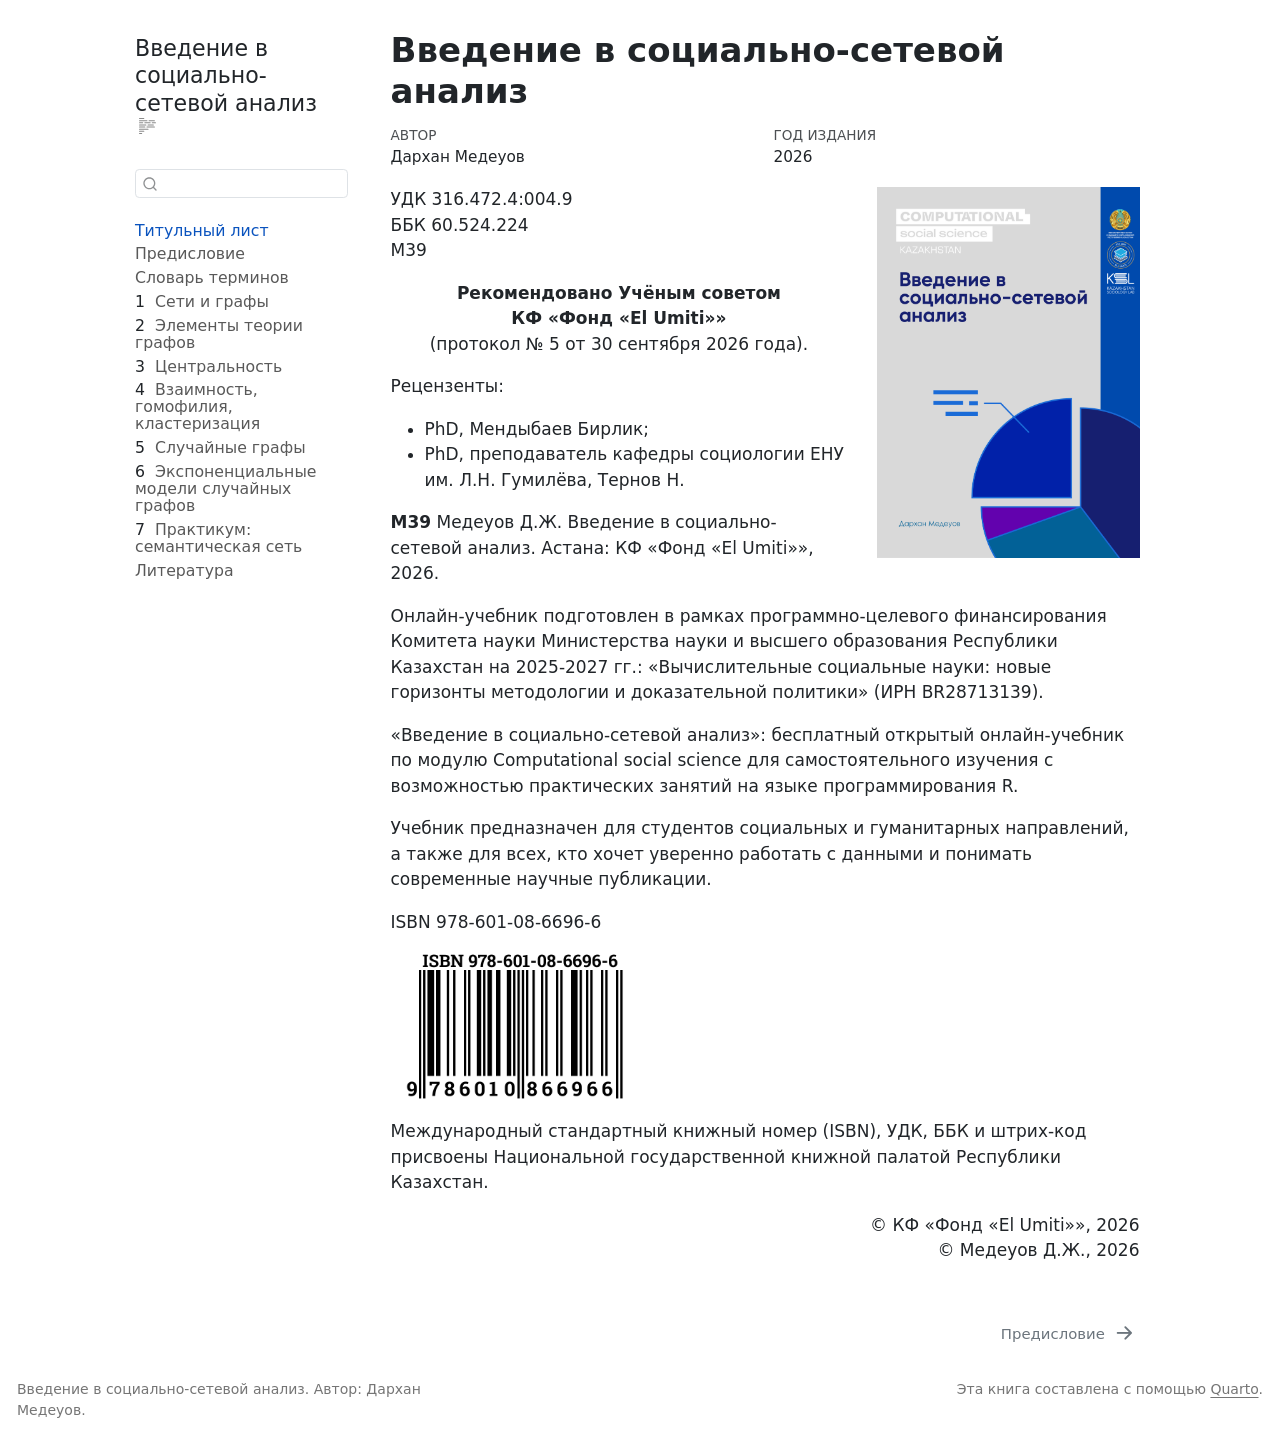
<file: index.html>
<!DOCTYPE html>
<html xmlns="http://www.w3.org/1999/xhtml" lang="ru" xml:lang="ru"><head>

<meta charset="utf-8">
<meta name="generator" content="quarto-1.10.18">

<meta name="viewport" content="width=device-width, initial-scale=1.0, user-scalable=yes">

<meta name="author" content="Дархан Медеуов">
<meta name="dcterms.date" content="2026-01-01">

<title>Введение в социально-сетевой анализ</title>
<style>
/* Default styles provided by pandoc.
** See https://pandoc.org/MANUAL.html#variables-for-html for config info.
*/
span.smallcaps{font-variant: small-caps;}
div.columns{display: flex; gap: 1.5em;}
div.column{flex: auto;}
@media screen {
div.columns{gap: min(4vw, 1.5em);}
div.column{overflow-x: auto;}
}
div.hanging-indent{margin-left: 1.5em; text-indent: -1.5em;}
ul.task-list{list-style: none;}
ul.task-list li input[type="checkbox"] {
  width: 0.8em;
  margin: 0 0.8em 0.2em -1em; /* quarto-specific, see https://github.com/quarto-dev/quarto-cli/issues/4556 */ 
  vertical-align: middle;
}
</style>


<script src="site_libs/quarto-nav/quarto-nav.js"></script>
<script src="site_libs/quarto-nav/headroom.min.js"></script>
<script src="site_libs/clipboard/clipboard.min.js"></script>
<script src="site_libs/quarto-search/autocomplete.umd.js"></script>
<script src="site_libs/quarto-search/fuse.min.js"></script>
<script src="site_libs/quarto-search/quarto-search.js"></script>
<meta name="quarto:offset" content="./">
<link href="./preface.html" rel="next">
<script src="site_libs/quarto-html/quarto.js" type="module"></script>
<script src="site_libs/quarto-html/tabsets/tabsets.js" type="module"></script>
<script src="site_libs/quarto-html/popper.min.js"></script>
<script src="site_libs/quarto-html/tippy.umd.min.js"></script>
<script src="site_libs/quarto-html/anchor.min.js"></script>
<link href="site_libs/quarto-html/tippy.css" rel="stylesheet">
<link href="site_libs/quarto-html/quarto-syntax-highlighting-64a204ab8560d761af7679ceaba22944.css" rel="stylesheet" id="quarto-text-highlighting-styles">
<script src="site_libs/bootstrap/bootstrap.min.js"></script>
<link href="site_libs/bootstrap/bootstrap-icons.css" rel="stylesheet">
<link href="site_libs/bootstrap/bootstrap-f2f553a25c8c443dad0d61a5c444ed52.min.css" rel="stylesheet" append-hash="true" id="quarto-bootstrap" data-mode="light">
<script id="quarto-search-options" type="application/json">{
  "location": "sidebar",
  "copy-button": false,
  "collapse-after": 3,
  "panel-placement": "start",
  "type": "textbox",
  "limit": 50,
  "keyboard-shortcut": [
    "f",
    "/",
    "s"
  ],
  "show-item-context": false,
  "language": {
    "search-no-results-text": "Поиск не дал результатов",
    "search-matching-documents-text": "Результаты поиска",
    "search-copy-link-title": "Скопировать ссылку",
    "search-hide-matches-text": "Скрыть дополнительные результаты",
    "search-more-match-text": "дополнительный результат в этом документе",
    "search-more-matches-text": "дополнительных результата(-ов) в этом документе",
    "search-clear-button-title": "Очистить",
    "search-text-placeholder": "",
    "search-detached-cancel-button-title": "Отменить",
    "search-submit-button-title": "Найти",
    "search-label": "Поиск"
  }
}</script>


<link rel="stylesheet" href="styles.css">
</head>

<body class="nav-sidebar floating fullcontent quarto-light">

<div id="quarto-search-results"></div>
  <header id="quarto-header" class="headroom fixed-top">
  <nav class="quarto-secondary-nav">
    <div class="container-fluid d-flex">
      <button type="button" class="quarto-btn-toggle btn" data-bs-toggle="collapse" role="button" data-bs-target=".quarto-sidebar-collapse-item" aria-controls="quarto-sidebar" aria-expanded="false" aria-label="Переключить боковую панель навигации" onclick="if (window.quartoToggleHeadroom) { window.quartoToggleHeadroom(); }">
        <i class="bi bi-layout-text-sidebar-reverse"></i>
      </button>
        <nav class="quarto-page-breadcrumbs" aria-label="breadcrumb"><ol class="breadcrumb"><li class="breadcrumb-item"><a href="./index.html">Титульный лист</a></li></ol></nav>
        <a class="flex-grow-1" role="navigation" data-bs-toggle="collapse" data-bs-target=".quarto-sidebar-collapse-item" aria-controls="quarto-sidebar" aria-expanded="false" aria-label="Переключить боковую панель навигации" onclick="if (window.quartoToggleHeadroom) { window.quartoToggleHeadroom(); }">      
        </a>
      <button type="button" class="btn quarto-search-button" aria-label="Поиск" onclick="window.quartoOpenSearch();">
        <i class="bi bi-search"></i>
      </button>
    </div>
  </nav>
</header>
<!-- content -->
<div id="quarto-content" class="quarto-container page-columns page-rows-contents page-layout-article">
<!-- sidebar -->
  <nav id="quarto-sidebar" class="sidebar collapse collapse-horizontal quarto-sidebar-collapse-item sidebar-navigation floating overflow-auto">
    <div class="pt-lg-2 mt-2 text-left sidebar-header">
    <div class="sidebar-title mb-0 py-0">
      <a href="./">Введение в социально-сетевой анализ</a> 
        <div class="sidebar-tools-main">
  <a href="" class="quarto-reader-toggle quarto-navigation-tool px-1" onclick="window.quartoToggleReader(); return false;" title="Переключить режим чтения">
  <div class="quarto-reader-toggle-btn">
  <i class="bi"></i>
  </div>
</a>
</div>
    </div>
      </div>
        <div class="mt-2 flex-shrink-0 align-items-center">
        <div class="sidebar-search">
        <div id="quarto-search" class="" title="Поиск"></div>
        </div>
        </div>
    <div class="sidebar-menu-container"> 
    <ul class="list-unstyled mt-1">
        <li class="sidebar-item">
  <div class="sidebar-item-container"> 
  <a href="./index.html" class="sidebar-item-text sidebar-link active">
 <span class="menu-text">Титульный лист</span></a>
  </div>
</li>
        <li class="sidebar-item">
  <div class="sidebar-item-container"> 
  <a href="./preface.html" class="sidebar-item-text sidebar-link">
 <span class="menu-text">Предисловие</span></a>
  </div>
</li>
        <li class="sidebar-item">
  <div class="sidebar-item-container"> 
  <a href="./glossary.html" class="sidebar-item-text sidebar-link">
 <span class="menu-text">Словарь терминов</span></a>
  </div>
</li>
        <li class="sidebar-item">
  <div class="sidebar-item-container"> 
  <a href="./01-networks.html" class="sidebar-item-text sidebar-link">
 <span class="menu-text"><span class="chapter-number">1</span>&nbsp; <span class="chapter-title">Сети и графы</span></span></a>
  </div>
</li>
        <li class="sidebar-item">
  <div class="sidebar-item-container"> 
  <a href="./02-graph-theory.html" class="sidebar-item-text sidebar-link">
 <span class="menu-text"><span class="chapter-number">2</span>&nbsp; <span class="chapter-title">Элементы теории графов</span></span></a>
  </div>
</li>
        <li class="sidebar-item">
  <div class="sidebar-item-container"> 
  <a href="./03-centrality.html" class="sidebar-item-text sidebar-link">
 <span class="menu-text"><span class="chapter-number">3</span>&nbsp; <span class="chapter-title">Центральность</span></span></a>
  </div>
</li>
        <li class="sidebar-item">
  <div class="sidebar-item-container"> 
  <a href="./04-ties-and-groups.html" class="sidebar-item-text sidebar-link">
 <span class="menu-text"><span class="chapter-number">4</span>&nbsp; <span class="chapter-title">Взаимность, гомофилия, кластеризация</span></span></a>
  </div>
</li>
        <li class="sidebar-item">
  <div class="sidebar-item-container"> 
  <a href="./05-random-graphs.html" class="sidebar-item-text sidebar-link">
 <span class="menu-text"><span class="chapter-number">5</span>&nbsp; <span class="chapter-title">Случайные графы</span></span></a>
  </div>
</li>
        <li class="sidebar-item">
  <div class="sidebar-item-container"> 
  <a href="./06-ergm.html" class="sidebar-item-text sidebar-link">
 <span class="menu-text"><span class="chapter-number">6</span>&nbsp; <span class="chapter-title">Экспоненциальные модели случайных графов</span></span></a>
  </div>
</li>
        <li class="sidebar-item">
  <div class="sidebar-item-container"> 
  <a href="./07-semantic-networks.html" class="sidebar-item-text sidebar-link">
 <span class="menu-text"><span class="chapter-number">7</span>&nbsp; <span class="chapter-title">Практикум: семантическая сеть</span></span></a>
  </div>
</li>
        <li class="sidebar-item">
  <div class="sidebar-item-container"> 
  <a href="./references.html" class="sidebar-item-text sidebar-link">
 <span class="menu-text">Литература</span></a>
  </div>
</li>
    </ul>
    </div>
</nav>
<div id="quarto-sidebar-glass" class="quarto-sidebar-collapse-item" data-bs-toggle="collapse" data-bs-target=".quarto-sidebar-collapse-item"></div>
<!-- margin-sidebar -->
    
<!-- main -->
<main class="content" id="quarto-document-content">

<header id="title-block-header" class="quarto-title-block default">
<div class="quarto-title">
<h1 class="title">Введение в социально-сетевой анализ</h1>
</div>



<div class="quarto-title-meta">

    <div>
    <div class="quarto-title-meta-heading">Автор</div>
    <div class="quarto-title-meta-contents">
             <p>Дархан Медеуов </p>
          </div>
  </div>
    
    <div>
    <div class="quarto-title-meta-heading">Год издания</div>
    <div class="quarto-title-meta-contents">
      <p class="date">2026</p>
    </div>
  </div>
  
    
  </div>
  


</header>



<!-- Первая страница книги: титульный лист. Здесь только то, что есть
     в титульном листе редакции (source/Учебник SNA титулка.docx), в том же
     порядке. Название, автор, дата и обложка выводятся из _quarto.yml
     и _quarto-ru.yml. Всё остальное вынесено в предисловие (preface.qmd).
     Тире из библиографической записи и аннотации убраны (правило 1 CLAUDE.md).
     Выравнивание блоков (по центру, по правому краю) задано в styles.css.
     ISBN, УДК, ББК, авторский знак и штрих-код присвоены Национальной
     государственной книжной палатой (source/isbn_рус.pdf). Они заменили
     черновые УДК 316(075.8), ББК 60.5я73 и М42 из титульного листа редакции.
     Штрих-код извлечён из того же файла в images/isbn_barcode_ru.png. -->
<!-- Служебный заголовок. Он нужен Quarto: без заголовка с классом unnumbered
     титульный лист получает номер главы 1. Тогда нумерация глав сдвигается.
     В HTML заголовок скрыт от глаз (styles.css, .titul-page). -->
<section id="титульный-лист" class="level2 unnumbered titul-page">
<h2 class="unnumbered titul-page anchored" data-anchor-id="титульный-лист">Титульный лист</h2><p><img src="images/cover_ru.png" title="Введение в социально-сетевой анализ" class="quarto-cover-image nolightbox img-fluid" alt="Обложка учебника «Введение в социально-сетевой анализ»"></p>
<p>УДК 316.472.4:004.9<br>
ББК 60.524.224<br>
М39</p>
<div class="titul-center">
<p><strong>Рекомендовано Учёным советом<br>
КФ «Фонд «El Umiti»»</strong><br>
(протокол № 5 от 30 сентября 2026 года).</p>
</div>
<p>Рецензенты:</p>
<ul>
<li>PhD, Мендыбаев Бирлик;</li>
<li>PhD, преподаватель кафедры социологии ЕНУ им. Л.Н. Гумилёва, Тернов Н.</li>
</ul>
<p><strong>М39</strong> Медеуов Д.Ж. Введение в социально-сетевой анализ. Астана: КФ «Фонд «El Umiti»», 2026.</p>
<p>Онлайн-учебник подготовлен в рамках программно-целевого финансирования Комитета науки Министерства науки и высшего образования Республики Казахстан на 2025-2027 гг.: «Вычислительные социальные науки: новые горизонты методологии и доказательной политики» (ИРН BR28713139).</p>
<p>«Введение в социально-сетевой анализ»: бесплатный открытый онлайн-учебник по модулю Computational social science для самостоятельного изучения с возможностью практических занятий на языке программирования R.</p>
<p>Учебник предназначен для студентов социальных и гуманитарных направлений, а также для всех, кто хочет уверенно работать с данными и понимать современные научные публикации.</p>
<p>ISBN 978-601-08-6696-6</p>
<p><img src="images/isbn_barcode_ru.png" class="img-fluid" alt="Штрих-код ISBN 978-601-08-6696-6" width="240"></p>
<p>Международный стандартный книжный номер (ISBN), УДК, ББК и штрих-код присвоены Национальной государственной книжной палатой Республики Казахстан.</p>
<div class="titul-right">
<p>© КФ «Фонд «El Umiti»», 2026<br>
© Медеуов Д.Ж., 2026</p>
</div>


</section>

</main> <!-- /main -->
<script id="quarto-html-after-body" type="application/javascript">
  window.document.addEventListener("DOMContentLoaded", function (event) {
    const icon = "";
    const anchorJS = new window.AnchorJS();
    anchorJS.options = {
      placement: 'right',
      icon: icon
    };
    anchorJS.add('.anchored');
    const isCodeAnnotation = (el) => {
      for (const clz of el.classList) {
        if (clz.startsWith('code-annotation-')) {                     
          return true;
        }
      }
      return false;
    }
    const onCopySuccess = function(e) {
      // button target
      const button = e.trigger;
      // don't keep focus
      button.blur();
      // flash "checked"
      button.classList.add('code-copy-button-checked');
      var currentTitle = button.getAttribute("title");
      button.setAttribute("title", "Скопировано");
      let tooltip;
      if (window.bootstrap) {
        button.setAttribute("data-bs-toggle", "tooltip");
        button.setAttribute("data-bs-placement", "left");
        button.setAttribute("data-bs-title", "Скопировано");
        tooltip = new bootstrap.Tooltip(button, 
          { trigger: "manual", 
            customClass: "code-copy-button-tooltip",
            offset: [0, -8]});
        tooltip.show();    
      }
      setTimeout(function() {
        if (tooltip) {
          tooltip.hide();
          button.removeAttribute("data-bs-title");
          button.removeAttribute("data-bs-toggle");
          button.removeAttribute("data-bs-placement");
        }
        button.setAttribute("title", currentTitle);
        button.classList.remove('code-copy-button-checked');
      }, 1000);
      // clear code selection
      e.clearSelection();
    }
    const getTextToCopy = function(trigger) {
      const outerScaffold = trigger.parentElement.cloneNode(true);
      const codeEl = outerScaffold.querySelector('code');
      for (const childEl of codeEl.children) {
        if (isCodeAnnotation(childEl)) {
          childEl.remove();
        }
      }
      return codeEl.innerText;
    }
    const clipboard = new window.ClipboardJS('.code-copy-button:not([data-in-quarto-modal])', {
      text: getTextToCopy
    });
    clipboard.on('success', onCopySuccess);
    if (window.document.getElementById('quarto-embedded-source-code-modal')) {
      const clipboardModal = new window.ClipboardJS('.code-copy-button[data-in-quarto-modal]', {
        text: getTextToCopy,
        container: window.document.getElementById('quarto-embedded-source-code-modal')
      });
      clipboardModal.on('success', onCopySuccess);
    }
      var localhostRegex = new RegExp(/^(?:http|https):\/\/localhost\:?[0-9]*\//);
      var mailtoRegex = new RegExp(/^mailto:/);
        var filterRegex = new RegExp('/' + window.location.host + '/');
      var isInternal = (href) => {
          return filterRegex.test(href) || localhostRegex.test(href) || mailtoRegex.test(href);
      }
      // Inspect non-navigation links and adorn them if external
     var links = window.document.querySelectorAll('a[href]:not(.nav-link):not(.navbar-brand):not(.toc-action):not(.sidebar-link):not(.sidebar-item-toggle):not(.pagination-link):not(.no-external):not([aria-hidden]):not(.dropdown-item):not(.quarto-navigation-tool):not(.about-link)');
      for (var i=0; i<links.length; i++) {
        const link = links[i];
        if (!isInternal(link.href)) {
          // undo the damage that might have been done by quarto-nav.js in the case of
          // links that we want to consider external
          if (link.dataset.originalHref !== undefined) {
            link.href = link.dataset.originalHref;
          }
        }
      }
    function tippyHover(el, contentFn, onTriggerFn, onUntriggerFn) {
      const config = {
        allowHTML: true,
        maxWidth: 500,
        delay: 100,
        arrow: false,
        appendTo: function(el) {
            return el.parentElement;
        },
        interactive: true,
        interactiveBorder: 10,
        theme: 'quarto',
        placement: 'bottom-start',
      };
      if (contentFn) {
        config.content = contentFn;
      }
      if (onTriggerFn) {
        config.onTrigger = onTriggerFn;
      }
      if (onUntriggerFn) {
        config.onUntrigger = onUntriggerFn;
      }
      window.tippy(el, config); 
    }
        let selectedAnnoteEl;
        const selectorForAnnotation = ( cell, annotation) => {
          let cellAttr = 'data-code-cell="' + cell + '"';
          let lineAttr = 'data-code-annotation="' +  annotation + '"';
          const selector = 'span[' + cellAttr + '][' + lineAttr + ']';
          return selector;
        }
        const selectCodeLines = (annoteEl) => {
          const doc = window.document;
          const targetCell = annoteEl.getAttribute("data-target-cell");
          const targetAnnotation = annoteEl.getAttribute("data-target-annotation");
          const annoteSpan = window.document.querySelector(selectorForAnnotation(targetCell, targetAnnotation));
          const lines = annoteSpan.getAttribute("data-code-lines").split(",");
          const lineIds = lines.map((line) => {
            return targetCell + "-" + line;
          })
          let top = null;
          let height = null;
          let parent = null;
          if (lineIds.length > 0) {
              //compute the position of the single el (top and bottom and make a div)
              const el = window.document.getElementById(lineIds[0]);
              top = el.offsetTop;
              height = el.offsetHeight;
              parent = el.parentElement.parentElement;
            if (lineIds.length > 1) {
              const lastEl = window.document.getElementById(lineIds[lineIds.length - 1]);
              const bottom = lastEl.offsetTop + lastEl.offsetHeight;
              height = bottom - top;
            }
            if (top !== null && height !== null && parent !== null) {
              // cook up a div (if necessary) and position it 
              let div = window.document.getElementById("code-annotation-line-highlight");
              if (div === null) {
                div = window.document.createElement("div");
                div.setAttribute("id", "code-annotation-line-highlight");
                div.style.position = 'absolute';
                parent.appendChild(div);
              }
              div.style.top = top - 2 + "px";
              div.style.height = height + 4 + "px";
              div.style.left = 0;
              let gutterDiv = window.document.getElementById("code-annotation-line-highlight-gutter");
              if (gutterDiv === null) {
                gutterDiv = window.document.createElement("div");
                gutterDiv.setAttribute("id", "code-annotation-line-highlight-gutter");
                gutterDiv.style.position = 'absolute';
                const codeCell = window.document.getElementById(targetCell);
                const gutter = codeCell.querySelector('.code-annotation-gutter');
                gutter.appendChild(gutterDiv);
              }
              gutterDiv.style.top = top - 2 + "px";
              gutterDiv.style.height = height + 4 + "px";
            }
            selectedAnnoteEl = annoteEl;
          }
        };
        const unselectCodeLines = () => {
          const elementsIds = ["code-annotation-line-highlight", "code-annotation-line-highlight-gutter"];
          elementsIds.forEach((elId) => {
            const div = window.document.getElementById(elId);
            if (div) {
              div.remove();
            }
          });
          selectedAnnoteEl = undefined;
        };
          // Handle positioning of the toggle
      window.addEventListener(
        "resize",
        throttle(() => {
          elRect = undefined;
          if (selectedAnnoteEl) {
            selectCodeLines(selectedAnnoteEl);
          }
        }, 10)
      );
      function throttle(fn, ms) {
      let throttle = false;
      let timer;
        return (...args) => {
          if(!throttle) { // first call gets through
              fn.apply(this, args);
              throttle = true;
          } else { // all the others get throttled
              if(timer) clearTimeout(timer); // cancel #2
              timer = setTimeout(() => {
                fn.apply(this, args);
                timer = throttle = false;
              }, ms);
          }
        };
      }
        // Attach click handler to the DT
        const annoteDls = window.document.querySelectorAll('dt[data-target-cell]');
        for (const annoteDlNode of annoteDls) {
          annoteDlNode.addEventListener('click', (event) => {
            const clickedEl = event.target;
            if (clickedEl !== selectedAnnoteEl) {
              unselectCodeLines();
              const activeEl = window.document.querySelector('dt[data-target-cell].code-annotation-active');
              if (activeEl) {
                activeEl.classList.remove('code-annotation-active');
              }
              selectCodeLines(clickedEl);
              clickedEl.classList.add('code-annotation-active');
            } else {
              // Unselect the line
              unselectCodeLines();
              clickedEl.classList.remove('code-annotation-active');
            }
          });
        }
  });
  </script>
<nav class="page-navigation">
  <div class="nav-page nav-page-previous">
  </div>
  <div class="nav-page nav-page-next">
      <a href="./preface.html" class="pagination-link" aria-label="Предисловие">
        <span class="nav-page-text">Предисловие</span> <i class="bi bi-arrow-right-short"></i>
      </a>
  </div>
</nav>
</div> <!-- /content -->
<footer class="footer">
  <div class="nav-footer">
    <div class="nav-footer-left">
<p>Введение в социально-сетевой анализ. Автор: Дархан Медеуов.</p>
</div>   
    <div class="nav-footer-center">
      &nbsp;
    </div>
    <div class="nav-footer-right">
<p>Эта книга составлена с помощью <a href="https://quarto.org/">Quarto</a>.</p>
</div>
  </div>
</footer>




</body></html>
</file>
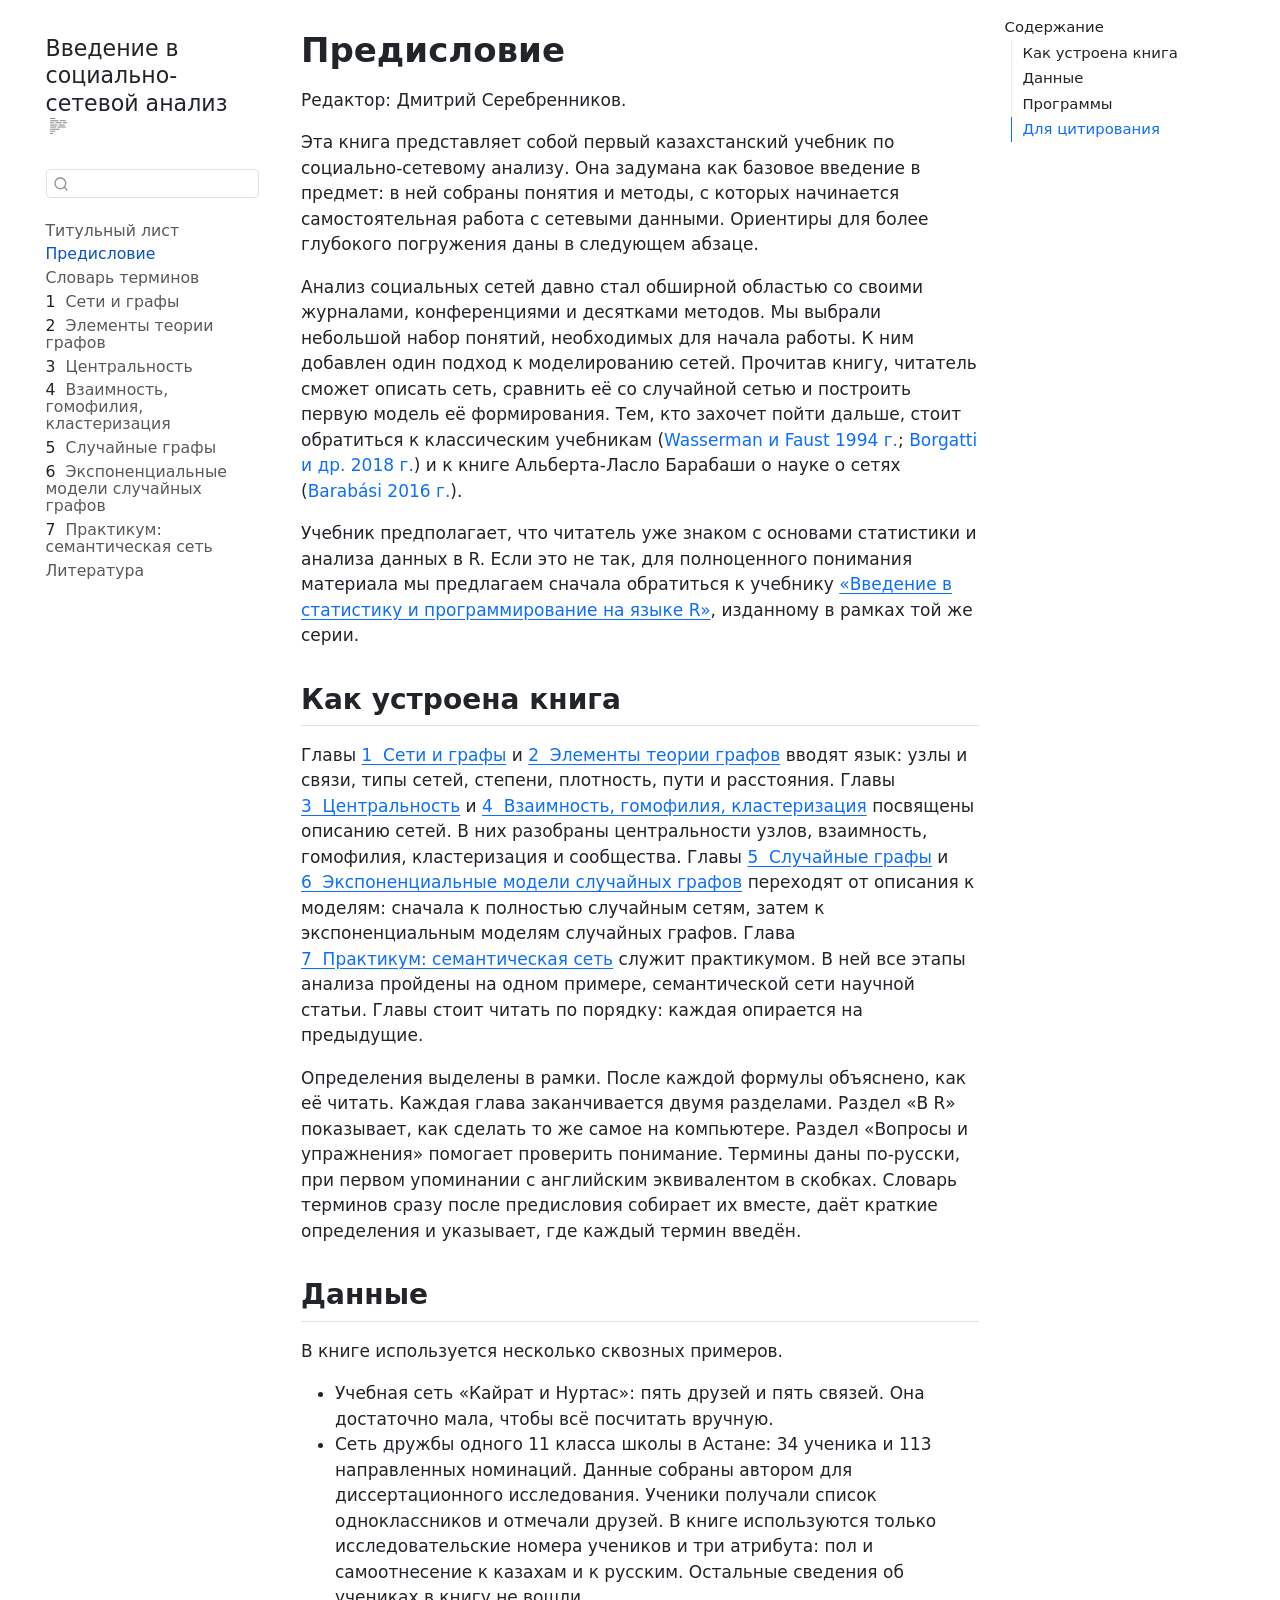
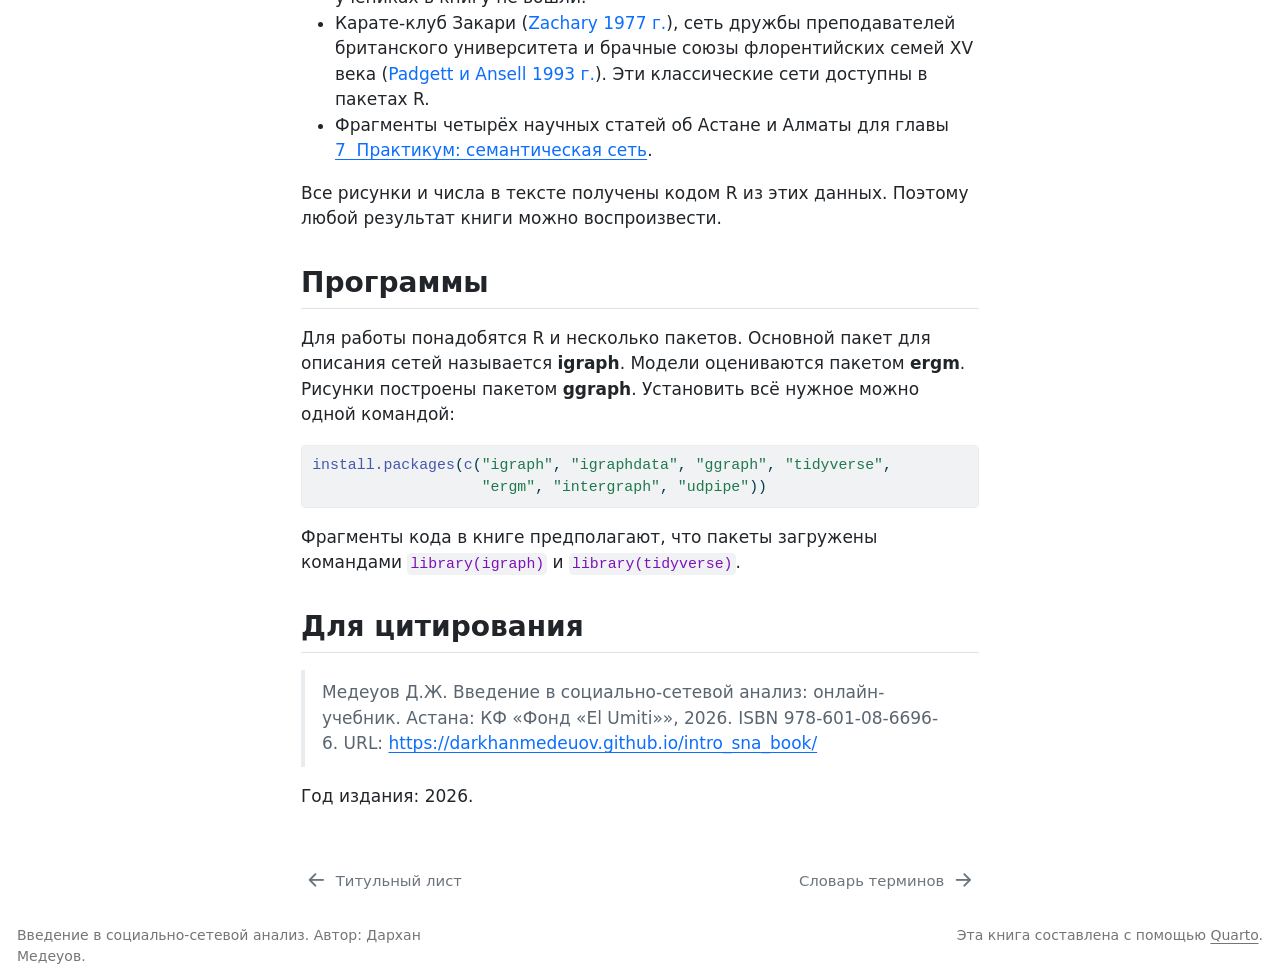
<file: preface.html>
<!DOCTYPE html>
<html xmlns="http://www.w3.org/1999/xhtml" lang="ru" xml:lang="ru"><head>

<meta charset="utf-8">
<meta name="generator" content="quarto-1.10.18">

<meta name="viewport" content="width=device-width, initial-scale=1.0, user-scalable=yes">


<title>Предисловие: Введение в социально-сетевой анализ</title>
<style>
/* Default styles provided by pandoc.
** See https://pandoc.org/MANUAL.html#variables-for-html for config info.
*/
span.smallcaps{font-variant: small-caps;}
div.columns{display: flex; gap: 1.5em;}
div.column{flex: auto;}
@media screen {
div.columns{gap: min(4vw, 1.5em);}
div.column{overflow-x: auto;}
}
div.hanging-indent{margin-left: 1.5em; text-indent: -1.5em;}
ul.task-list{list-style: none;}
ul.task-list li input[type="checkbox"] {
  width: 0.8em;
  margin: 0 0.8em 0.2em -1em; /* quarto-specific, see https://github.com/quarto-dev/quarto-cli/issues/4556 */ 
  vertical-align: middle;
}
/* CSS for syntax highlighting */
html { -webkit-text-size-adjust: 100%; }
pre > code.sourceCode { white-space: pre; position: relative; }
pre > code.sourceCode > span { display: inline-block; line-height: 1.25; }
pre > code.sourceCode > span:empty { height: 1.2em; }
.sourceCode { overflow: visible; }
code.sourceCode > span { color: inherit; text-decoration: inherit; }
div.sourceCode { margin: 1em 0; }
pre.sourceCode { margin: 0; }
@media screen {
div.sourceCode { overflow: auto; }
}
@media print {
pre > code.sourceCode { white-space: pre-wrap; }
pre > code.sourceCode > span { text-indent: -5em; padding-left: 5em; }
}
pre.numberSource code
  { counter-reset: source-line 0; }
pre.numberSource code > span
  { position: relative; left: -4em; counter-increment: source-line; }
pre.numberSource code > span > a:first-child::before
  { content: counter(source-line);
    position: relative; left: -1em; text-align: right; vertical-align: baseline;
    border: none; display: inline-block;
    -webkit-touch-callout: none; -webkit-user-select: none;
    -khtml-user-select: none; -moz-user-select: none;
    -ms-user-select: none; user-select: none;
    padding: 0 4px; width: 4em;
  }
pre.numberSource { margin-left: 3em;  padding-left: 4px; }
div.sourceCode
  {   }
@media screen {
pre > code.sourceCode > span > a:first-child::before { text-decoration: underline; }
}
/* CSS for citations */
div.csl-bib-body { }
div.csl-entry {
  clear: both;
}
.hanging-indent div.csl-entry {
  margin-left:2em;
  text-indent:-2em;
}
div.csl-left-margin {
  min-width:2em;
  float:left;
}
div.csl-right-inline {
  margin-left:2em;
  padding-left:1em;
}
div.csl-indent {
  margin-left: 2em;
}</style>


<script src="site_libs/quarto-nav/quarto-nav.js"></script>
<script src="site_libs/quarto-nav/headroom.min.js"></script>
<script src="site_libs/clipboard/clipboard.min.js"></script>
<script src="site_libs/quarto-search/autocomplete.umd.js"></script>
<script src="site_libs/quarto-search/fuse.min.js"></script>
<script src="site_libs/quarto-search/quarto-search.js"></script>
<meta name="quarto:offset" content="./">
<link href="./glossary.html" rel="next">
<link href="./index.html" rel="prev">
<script src="site_libs/quarto-html/quarto.js" type="module"></script>
<script src="site_libs/quarto-html/tabsets/tabsets.js" type="module"></script>
<script src="site_libs/quarto-html/popper.min.js"></script>
<script src="site_libs/quarto-html/tippy.umd.min.js"></script>
<script src="site_libs/quarto-html/anchor.min.js"></script>
<link href="site_libs/quarto-html/tippy.css" rel="stylesheet">
<link href="site_libs/quarto-html/quarto-syntax-highlighting-64a204ab8560d761af7679ceaba22944.css" rel="stylesheet" id="quarto-text-highlighting-styles">
<script src="site_libs/bootstrap/bootstrap.min.js"></script>
<link href="site_libs/bootstrap/bootstrap-icons.css" rel="stylesheet">
<link href="site_libs/bootstrap/bootstrap-f2f553a25c8c443dad0d61a5c444ed52.min.css" rel="stylesheet" append-hash="true" id="quarto-bootstrap" data-mode="light">
<script id="quarto-search-options" type="application/json">{
  "location": "sidebar",
  "copy-button": false,
  "collapse-after": 3,
  "panel-placement": "start",
  "type": "textbox",
  "limit": 50,
  "keyboard-shortcut": [
    "f",
    "/",
    "s"
  ],
  "show-item-context": false,
  "language": {
    "search-no-results-text": "Поиск не дал результатов",
    "search-matching-documents-text": "Результаты поиска",
    "search-copy-link-title": "Скопировать ссылку",
    "search-hide-matches-text": "Скрыть дополнительные результаты",
    "search-more-match-text": "дополнительный результат в этом документе",
    "search-more-matches-text": "дополнительных результата(-ов) в этом документе",
    "search-clear-button-title": "Очистить",
    "search-text-placeholder": "",
    "search-detached-cancel-button-title": "Отменить",
    "search-submit-button-title": "Найти",
    "search-label": "Поиск"
  }
}</script>


<link rel="stylesheet" href="styles.css">
</head>

<body class="nav-sidebar floating quarto-light">

<div id="quarto-search-results"></div>
  <header id="quarto-header" class="headroom fixed-top">
  <nav class="quarto-secondary-nav">
    <div class="container-fluid d-flex">
      <button type="button" class="quarto-btn-toggle btn" data-bs-toggle="collapse" role="button" data-bs-target=".quarto-sidebar-collapse-item" aria-controls="quarto-sidebar" aria-expanded="false" aria-label="Переключить боковую панель навигации" onclick="if (window.quartoToggleHeadroom) { window.quartoToggleHeadroom(); }">
        <i class="bi bi-layout-text-sidebar-reverse"></i>
      </button>
        <nav class="quarto-page-breadcrumbs" aria-label="breadcrumb"><ol class="breadcrumb"><li class="breadcrumb-item"><a href="./preface.html">Предисловие</a></li></ol></nav>
        <a class="flex-grow-1" role="navigation" data-bs-toggle="collapse" data-bs-target=".quarto-sidebar-collapse-item" aria-controls="quarto-sidebar" aria-expanded="false" aria-label="Переключить боковую панель навигации" onclick="if (window.quartoToggleHeadroom) { window.quartoToggleHeadroom(); }">      
        </a>
      <button type="button" class="btn quarto-search-button" aria-label="Поиск" onclick="window.quartoOpenSearch();">
        <i class="bi bi-search"></i>
      </button>
    </div>
  </nav>
</header>
<!-- content -->
<div id="quarto-content" class="quarto-container page-columns page-rows-contents page-layout-article">
<!-- sidebar -->
  <nav id="quarto-sidebar" class="sidebar collapse collapse-horizontal quarto-sidebar-collapse-item sidebar-navigation floating overflow-auto">
    <div class="pt-lg-2 mt-2 text-left sidebar-header">
    <div class="sidebar-title mb-0 py-0">
      <a href="./">Введение в социально-сетевой анализ</a> 
        <div class="sidebar-tools-main">
  <a href="" class="quarto-reader-toggle quarto-navigation-tool px-1" onclick="window.quartoToggleReader(); return false;" title="Переключить режим чтения">
  <div class="quarto-reader-toggle-btn">
  <i class="bi"></i>
  </div>
</a>
</div>
    </div>
      </div>
        <div class="mt-2 flex-shrink-0 align-items-center">
        <div class="sidebar-search">
        <div id="quarto-search" class="" title="Поиск"></div>
        </div>
        </div>
    <div class="sidebar-menu-container"> 
    <ul class="list-unstyled mt-1">
        <li class="sidebar-item">
  <div class="sidebar-item-container"> 
  <a href="./index.html" class="sidebar-item-text sidebar-link">
 <span class="menu-text">Титульный лист</span></a>
  </div>
</li>
        <li class="sidebar-item">
  <div class="sidebar-item-container"> 
  <a href="./preface.html" class="sidebar-item-text sidebar-link active">
 <span class="menu-text">Предисловие</span></a>
  </div>
</li>
        <li class="sidebar-item">
  <div class="sidebar-item-container"> 
  <a href="./glossary.html" class="sidebar-item-text sidebar-link">
 <span class="menu-text">Словарь терминов</span></a>
  </div>
</li>
        <li class="sidebar-item">
  <div class="sidebar-item-container"> 
  <a href="./01-networks.html" class="sidebar-item-text sidebar-link">
 <span class="menu-text"><span class="chapter-number">1</span>&nbsp; <span class="chapter-title">Сети и графы</span></span></a>
  </div>
</li>
        <li class="sidebar-item">
  <div class="sidebar-item-container"> 
  <a href="./02-graph-theory.html" class="sidebar-item-text sidebar-link">
 <span class="menu-text"><span class="chapter-number">2</span>&nbsp; <span class="chapter-title">Элементы теории графов</span></span></a>
  </div>
</li>
        <li class="sidebar-item">
  <div class="sidebar-item-container"> 
  <a href="./03-centrality.html" class="sidebar-item-text sidebar-link">
 <span class="menu-text"><span class="chapter-number">3</span>&nbsp; <span class="chapter-title">Центральность</span></span></a>
  </div>
</li>
        <li class="sidebar-item">
  <div class="sidebar-item-container"> 
  <a href="./04-ties-and-groups.html" class="sidebar-item-text sidebar-link">
 <span class="menu-text"><span class="chapter-number">4</span>&nbsp; <span class="chapter-title">Взаимность, гомофилия, кластеризация</span></span></a>
  </div>
</li>
        <li class="sidebar-item">
  <div class="sidebar-item-container"> 
  <a href="./05-random-graphs.html" class="sidebar-item-text sidebar-link">
 <span class="menu-text"><span class="chapter-number">5</span>&nbsp; <span class="chapter-title">Случайные графы</span></span></a>
  </div>
</li>
        <li class="sidebar-item">
  <div class="sidebar-item-container"> 
  <a href="./06-ergm.html" class="sidebar-item-text sidebar-link">
 <span class="menu-text"><span class="chapter-number">6</span>&nbsp; <span class="chapter-title">Экспоненциальные модели случайных графов</span></span></a>
  </div>
</li>
        <li class="sidebar-item">
  <div class="sidebar-item-container"> 
  <a href="./07-semantic-networks.html" class="sidebar-item-text sidebar-link">
 <span class="menu-text"><span class="chapter-number">7</span>&nbsp; <span class="chapter-title">Практикум: семантическая сеть</span></span></a>
  </div>
</li>
        <li class="sidebar-item">
  <div class="sidebar-item-container"> 
  <a href="./references.html" class="sidebar-item-text sidebar-link">
 <span class="menu-text">Литература</span></a>
  </div>
</li>
    </ul>
    </div>
</nav>
<div id="quarto-sidebar-glass" class="quarto-sidebar-collapse-item" data-bs-toggle="collapse" data-bs-target=".quarto-sidebar-collapse-item"></div>
<!-- margin-sidebar -->
    <div id="quarto-margin-sidebar" class="sidebar margin-sidebar">
        <nav id="TOC" role="doc-toc" class="toc-active">
    <h2 id="toc-title">Содержание</h2>
   
  <ul class="collapse">
  <li><a href="#как-устроена-книга" id="toc-как-устроена-книга" class="nav-link active" data-scroll-target="#как-устроена-книга">Как устроена книга</a></li>
  <li><a href="#данные" id="toc-данные" class="nav-link" data-scroll-target="#данные">Данные</a></li>
  <li><a href="#программы" id="toc-программы" class="nav-link" data-scroll-target="#программы">Программы</a></li>
  <li><a href="#для-цитирования" id="toc-для-цитирования" class="nav-link" data-scroll-target="#для-цитирования">Для цитирования</a></li>
  </ul>
</nav>
    </div>
<!-- main -->
<main class="content" id="quarto-document-content">

<header id="title-block-header" class="quarto-title-block default">
<div class="quarto-title">
<h1 class="title">Предисловие</h1>
</div>



<div class="quarto-title-meta">

    
  
    
  </div>
  


</header>


<p>Редактор: Дмитрий Серебренников.</p>
<p>Эта книга представляет собой первый казахстанский учебник по социально-сетевому анализу. Она задумана как базовое введение в предмет: в ней собраны понятия и методы, с которых начинается самостоятельная работа с сетевыми данными. Ориентиры для более глубокого погружения даны в следующем абзаце.</p>
<p>Анализ социальных сетей давно стал обширной областью со своими журналами, конференциями и десятками методов. Мы выбрали небольшой набор понятий, необходимых для начала работы. К ним добавлен один подход к моделированию сетей. Прочитав книгу, читатель сможет описать сеть, сравнить её со случайной сетью и построить первую модель её формирования. Тем, кто захочет пойти дальше, стоит обратиться к классическим учебникам <span class="citation" data-cites="wasserman1994 borgatti2018">(<a href="references.html#ref-wasserman1994" role="doc-biblioref">Wasserman и Faust 1994 г.</a>; <a href="references.html#ref-borgatti2018" role="doc-biblioref">Borgatti и др. 2018 г.</a>)</span> и к книге Альберта-Ласло Барабаши о науке о сетях <span class="citation" data-cites="barabasi2016">(<a href="references.html#ref-barabasi2016" role="doc-biblioref">Barabási 2016 г.</a>)</span>.</p>
<p>Учебник предполагает, что читатель уже знаком с основами статистики и анализа данных в R. Если это не так, для полноценного понимания материала мы предлагаем сначала обратиться к учебнику <a href="https://darkhanmedeuov.github.io/intro_statistics_book/">«Введение в статистику и программирование на языке R»</a>, изданному в рамках той же серии.</p>
<section id="как-устроена-книга" class="level2 unnumbered">
<h2 class="unnumbered anchored" data-anchor-id="как-устроена-книга">Как устроена книга</h2>
<p>Главы <a href="01-networks.html" class="quarto-xref"><span>1&nbsp; Сети и графы</span></a> и <a href="02-graph-theory.html" class="quarto-xref"><span>2&nbsp; Элементы теории графов</span></a> вводят язык: узлы и связи, типы сетей, степени, плотность, пути и расстояния. Главы <a href="03-centrality.html" class="quarto-xref"><span>3&nbsp; Центральность</span></a> и <a href="04-ties-and-groups.html" class="quarto-xref"><span>4&nbsp; Взаимность, гомофилия, кластеризация</span></a> посвящены описанию сетей. В них разобраны центральности узлов, взаимность, гомофилия, кластеризация и сообщества. Главы <a href="05-random-graphs.html" class="quarto-xref"><span>5&nbsp; Случайные графы</span></a> и <a href="06-ergm.html" class="quarto-xref"><span>6&nbsp; Экспоненциальные модели случайных графов</span></a> переходят от описания к моделям: сначала к полностью случайным сетям, затем к экспоненциальным моделям случайных графов. Глава <a href="07-semantic-networks.html" class="quarto-xref"><span>7&nbsp; Практикум: семантическая сеть</span></a> служит практикумом. В ней все этапы анализа пройдены на одном примере, семантической сети научной статьи. Главы стоит читать по порядку: каждая опирается на предыдущие.</p>
<p>Определения выделены в рамки. После каждой формулы объяснено, как её читать. Каждая глава заканчивается двумя разделами. Раздел «В R» показывает, как сделать то же самое на компьютере. Раздел «Вопросы и упражнения» помогает проверить понимание. Термины даны по-русски, при первом упоминании с английским эквивалентом в скобках. Словарь терминов сразу после предисловия собирает их вместе, даёт краткие определения и указывает, где каждый термин введён.</p>
</section>
<section id="данные" class="level2 unnumbered">
<h2 class="unnumbered anchored" data-anchor-id="данные">Данные</h2>
<p>В книге используется несколько сквозных примеров.</p>
<ul>
<li>Учебная сеть «Кайрат и Нуртас»: пять друзей и пять связей. Она достаточно мала, чтобы всё посчитать вручную.</li>
<li>Сеть дружбы одного 11 класса школы в Астане: 34 ученика и 113 направленных номинаций. Данные собраны автором для диссертационного исследования. Ученики получали список одноклассников и отмечали друзей. В книге используются только исследовательские номера учеников и три атрибута: пол и самоотнесение к казахам и к русским. Остальные сведения об учениках в книгу не вошли.</li>
<li>Карате-клуб Закари <span class="citation" data-cites="zachary1977">(<a href="references.html#ref-zachary1977" role="doc-biblioref">Zachary 1977 г.</a>)</span>, сеть дружбы преподавателей британского университета и брачные союзы флорентийских семей XV века <span class="citation" data-cites="padgett1993">(<a href="references.html#ref-padgett1993" role="doc-biblioref">Padgett и Ansell 1993 г.</a>)</span>. Эти классические сети доступны в пакетах R.</li>
<li>Фрагменты четырёх научных статей об Астане и Алматы для главы <a href="07-semantic-networks.html" class="quarto-xref"><span>7&nbsp; Практикум: семантическая сеть</span></a>.</li>
</ul>
<p>Все рисунки и числа в тексте получены кодом R из этих данных. Поэтому любой результат книги можно воспроизвести.</p>
</section>
<section id="программы" class="level2 unnumbered">
<h2 class="unnumbered anchored" data-anchor-id="программы">Программы</h2>
<p>Для работы понадобятся R и несколько пакетов. Основной пакет для описания сетей называется <strong>igraph</strong>. Модели оцениваются пакетом <strong>ergm</strong>. Рисунки построены пакетом <strong>ggraph</strong>. Установить всё нужное можно одной командой:</p>
<div class="cell" data-layout-align="center">
<div class="code-copy-outer-scaffold"><div class="sourceCode cell-code" id="cb1"><pre class="sourceCode r code-with-copy"><code class="sourceCode r"><span id="cb1-1"><a href="#cb1-1" aria-hidden="true" tabindex="-1"></a><span class="fu">install.packages</span>(<span class="fu">c</span>(<span class="st">"igraph"</span>, <span class="st">"igraphdata"</span>, <span class="st">"ggraph"</span>, <span class="st">"tidyverse"</span>,</span>
<span id="cb1-2"><a href="#cb1-2" aria-hidden="true" tabindex="-1"></a>                   <span class="st">"ergm"</span>, <span class="st">"intergraph"</span>, <span class="st">"udpipe"</span>))</span></code></pre></div><button title="Скопировать текст" class="code-copy-button"><i class="bi"></i></button></div>
</div>
<p>Фрагменты кода в книге предполагают, что пакеты загружены командами <code>library(igraph)</code> и <code>library(tidyverse)</code>.</p>
</section>
<section id="для-цитирования" class="level2 unnumbered">
<h2 class="unnumbered anchored" data-anchor-id="для-цитирования">Для цитирования</h2>
<blockquote class="blockquote">
<p>Медеуов Д.Ж. Введение в социально-сетевой анализ: онлайн-учебник. Астана: КФ «Фонд «El Umiti»», 2026. ISBN 978-601-08-6696-6. URL: <a href="https://darkhanmedeuov.github.io/intro_sna_book/" class="uri">https://darkhanmedeuov.github.io/intro_sna_book/</a></p>
</blockquote>
<p>Год издания: 2026.</p>


<div id="refs" class="references csl-bib-body hanging-indent" role="list" style="display: none">
<div id="ref-barabasi2016" class="csl-entry" role="listitem">
Barabási, Albert-László. 2016 г. <em>Network Science</em>. Cambridge University Press.
</div>
<div id="ref-borgatti2018" class="csl-entry" role="listitem">
Borgatti, Stephen P., Martin G. Everett и Jeffrey C. Johnson. 2018 г. <em>Analyzing Social Networks</em>. 2-я изд. SAGE.
</div>
<div id="ref-padgett1993" class="csl-entry" role="listitem">
Padgett, John F. и Christopher K. Ansell. 1993 г. <span>«Robust Action and the Rise of the <span>Medici</span>, 1400-1434»</span>. <em>American Journal of Sociology</em> 98 (6): 1259‑1319.
</div>
<div id="ref-wasserman1994" class="csl-entry" role="listitem">
Wasserman, Stanley и Katherine Faust. 1994 г. <em>Social Network Analysis: Methods and Applications</em>. Cambridge University Press.
</div>
<div id="ref-zachary1977" class="csl-entry" role="listitem">
Zachary, Wayne W. 1977 г. <span>«An Information Flow Model for Conflict and Fission in Small Groups»</span>. <em>Journal of Anthropological Research</em> 33 (4): 452‑473.
</div>
</div>
</section>

</main> <!-- /main -->
<script id="quarto-html-after-body" type="application/javascript">
  window.document.addEventListener("DOMContentLoaded", function (event) {
    const icon = "";
    const anchorJS = new window.AnchorJS();
    anchorJS.options = {
      placement: 'right',
      icon: icon
    };
    anchorJS.add('.anchored');
    const isCodeAnnotation = (el) => {
      for (const clz of el.classList) {
        if (clz.startsWith('code-annotation-')) {                     
          return true;
        }
      }
      return false;
    }
    const onCopySuccess = function(e) {
      // button target
      const button = e.trigger;
      // don't keep focus
      button.blur();
      // flash "checked"
      button.classList.add('code-copy-button-checked');
      var currentTitle = button.getAttribute("title");
      button.setAttribute("title", "Скопировано");
      let tooltip;
      if (window.bootstrap) {
        button.setAttribute("data-bs-toggle", "tooltip");
        button.setAttribute("data-bs-placement", "left");
        button.setAttribute("data-bs-title", "Скопировано");
        tooltip = new bootstrap.Tooltip(button, 
          { trigger: "manual", 
            customClass: "code-copy-button-tooltip",
            offset: [0, -8]});
        tooltip.show();    
      }
      setTimeout(function() {
        if (tooltip) {
          tooltip.hide();
          button.removeAttribute("data-bs-title");
          button.removeAttribute("data-bs-toggle");
          button.removeAttribute("data-bs-placement");
        }
        button.setAttribute("title", currentTitle);
        button.classList.remove('code-copy-button-checked');
      }, 1000);
      // clear code selection
      e.clearSelection();
    }
    const getTextToCopy = function(trigger) {
      const outerScaffold = trigger.parentElement.cloneNode(true);
      const codeEl = outerScaffold.querySelector('code');
      for (const childEl of codeEl.children) {
        if (isCodeAnnotation(childEl)) {
          childEl.remove();
        }
      }
      return codeEl.innerText;
    }
    const clipboard = new window.ClipboardJS('.code-copy-button:not([data-in-quarto-modal])', {
      text: getTextToCopy
    });
    clipboard.on('success', onCopySuccess);
    if (window.document.getElementById('quarto-embedded-source-code-modal')) {
      const clipboardModal = new window.ClipboardJS('.code-copy-button[data-in-quarto-modal]', {
        text: getTextToCopy,
        container: window.document.getElementById('quarto-embedded-source-code-modal')
      });
      clipboardModal.on('success', onCopySuccess);
    }
      var localhostRegex = new RegExp(/^(?:http|https):\/\/localhost\:?[0-9]*\//);
      var mailtoRegex = new RegExp(/^mailto:/);
        var filterRegex = new RegExp('/' + window.location.host + '/');
      var isInternal = (href) => {
          return filterRegex.test(href) || localhostRegex.test(href) || mailtoRegex.test(href);
      }
      // Inspect non-navigation links and adorn them if external
     var links = window.document.querySelectorAll('a[href]:not(.nav-link):not(.navbar-brand):not(.toc-action):not(.sidebar-link):not(.sidebar-item-toggle):not(.pagination-link):not(.no-external):not([aria-hidden]):not(.dropdown-item):not(.quarto-navigation-tool):not(.about-link)');
      for (var i=0; i<links.length; i++) {
        const link = links[i];
        if (!isInternal(link.href)) {
          // undo the damage that might have been done by quarto-nav.js in the case of
          // links that we want to consider external
          if (link.dataset.originalHref !== undefined) {
            link.href = link.dataset.originalHref;
          }
        }
      }
    function tippyHover(el, contentFn, onTriggerFn, onUntriggerFn) {
      const config = {
        allowHTML: true,
        maxWidth: 500,
        delay: 100,
        arrow: false,
        appendTo: function(el) {
            return el.parentElement;
        },
        interactive: true,
        interactiveBorder: 10,
        theme: 'quarto',
        placement: 'bottom-start',
      };
      if (contentFn) {
        config.content = contentFn;
      }
      if (onTriggerFn) {
        config.onTrigger = onTriggerFn;
      }
      if (onUntriggerFn) {
        config.onUntrigger = onUntriggerFn;
      }
      window.tippy(el, config); 
    }
        let selectedAnnoteEl;
        const selectorForAnnotation = ( cell, annotation) => {
          let cellAttr = 'data-code-cell="' + cell + '"';
          let lineAttr = 'data-code-annotation="' +  annotation + '"';
          const selector = 'span[' + cellAttr + '][' + lineAttr + ']';
          return selector;
        }
        const selectCodeLines = (annoteEl) => {
          const doc = window.document;
          const targetCell = annoteEl.getAttribute("data-target-cell");
          const targetAnnotation = annoteEl.getAttribute("data-target-annotation");
          const annoteSpan = window.document.querySelector(selectorForAnnotation(targetCell, targetAnnotation));
          const lines = annoteSpan.getAttribute("data-code-lines").split(",");
          const lineIds = lines.map((line) => {
            return targetCell + "-" + line;
          })
          let top = null;
          let height = null;
          let parent = null;
          if (lineIds.length > 0) {
              //compute the position of the single el (top and bottom and make a div)
              const el = window.document.getElementById(lineIds[0]);
              top = el.offsetTop;
              height = el.offsetHeight;
              parent = el.parentElement.parentElement;
            if (lineIds.length > 1) {
              const lastEl = window.document.getElementById(lineIds[lineIds.length - 1]);
              const bottom = lastEl.offsetTop + lastEl.offsetHeight;
              height = bottom - top;
            }
            if (top !== null && height !== null && parent !== null) {
              // cook up a div (if necessary) and position it 
              let div = window.document.getElementById("code-annotation-line-highlight");
              if (div === null) {
                div = window.document.createElement("div");
                div.setAttribute("id", "code-annotation-line-highlight");
                div.style.position = 'absolute';
                parent.appendChild(div);
              }
              div.style.top = top - 2 + "px";
              div.style.height = height + 4 + "px";
              div.style.left = 0;
              let gutterDiv = window.document.getElementById("code-annotation-line-highlight-gutter");
              if (gutterDiv === null) {
                gutterDiv = window.document.createElement("div");
                gutterDiv.setAttribute("id", "code-annotation-line-highlight-gutter");
                gutterDiv.style.position = 'absolute';
                const codeCell = window.document.getElementById(targetCell);
                const gutter = codeCell.querySelector('.code-annotation-gutter');
                gutter.appendChild(gutterDiv);
              }
              gutterDiv.style.top = top - 2 + "px";
              gutterDiv.style.height = height + 4 + "px";
            }
            selectedAnnoteEl = annoteEl;
          }
        };
        const unselectCodeLines = () => {
          const elementsIds = ["code-annotation-line-highlight", "code-annotation-line-highlight-gutter"];
          elementsIds.forEach((elId) => {
            const div = window.document.getElementById(elId);
            if (div) {
              div.remove();
            }
          });
          selectedAnnoteEl = undefined;
        };
          // Handle positioning of the toggle
      window.addEventListener(
        "resize",
        throttle(() => {
          elRect = undefined;
          if (selectedAnnoteEl) {
            selectCodeLines(selectedAnnoteEl);
          }
        }, 10)
      );
      function throttle(fn, ms) {
      let throttle = false;
      let timer;
        return (...args) => {
          if(!throttle) { // first call gets through
              fn.apply(this, args);
              throttle = true;
          } else { // all the others get throttled
              if(timer) clearTimeout(timer); // cancel #2
              timer = setTimeout(() => {
                fn.apply(this, args);
                timer = throttle = false;
              }, ms);
          }
        };
      }
        // Attach click handler to the DT
        const annoteDls = window.document.querySelectorAll('dt[data-target-cell]');
        for (const annoteDlNode of annoteDls) {
          annoteDlNode.addEventListener('click', (event) => {
            const clickedEl = event.target;
            if (clickedEl !== selectedAnnoteEl) {
              unselectCodeLines();
              const activeEl = window.document.querySelector('dt[data-target-cell].code-annotation-active');
              if (activeEl) {
                activeEl.classList.remove('code-annotation-active');
              }
              selectCodeLines(clickedEl);
              clickedEl.classList.add('code-annotation-active');
            } else {
              // Unselect the line
              unselectCodeLines();
              clickedEl.classList.remove('code-annotation-active');
            }
          });
        }
  });
  </script>
<nav class="page-navigation">
  <div class="nav-page nav-page-previous">
      <a href="./index.html" class="pagination-link" aria-label="Титульный лист">
        <i class="bi bi-arrow-left-short"></i> <span class="nav-page-text">Титульный лист</span>
      </a>          
  </div>
  <div class="nav-page nav-page-next">
      <a href="./glossary.html" class="pagination-link" aria-label="Словарь терминов">
        <span class="nav-page-text">Словарь терминов</span> <i class="bi bi-arrow-right-short"></i>
      </a>
  </div>
</nav>
</div> <!-- /content -->
<footer class="footer">
  <div class="nav-footer">
    <div class="nav-footer-left">
<p>Введение в социально-сетевой анализ. Автор: Дархан Медеуов.</p>
</div>   
    <div class="nav-footer-center">
      &nbsp;
    </div>
    <div class="nav-footer-right">
<p>Эта книга составлена с помощью <a href="https://quarto.org/">Quarto</a>.</p>
</div>
  </div>
</footer>




</body></html>
</file>
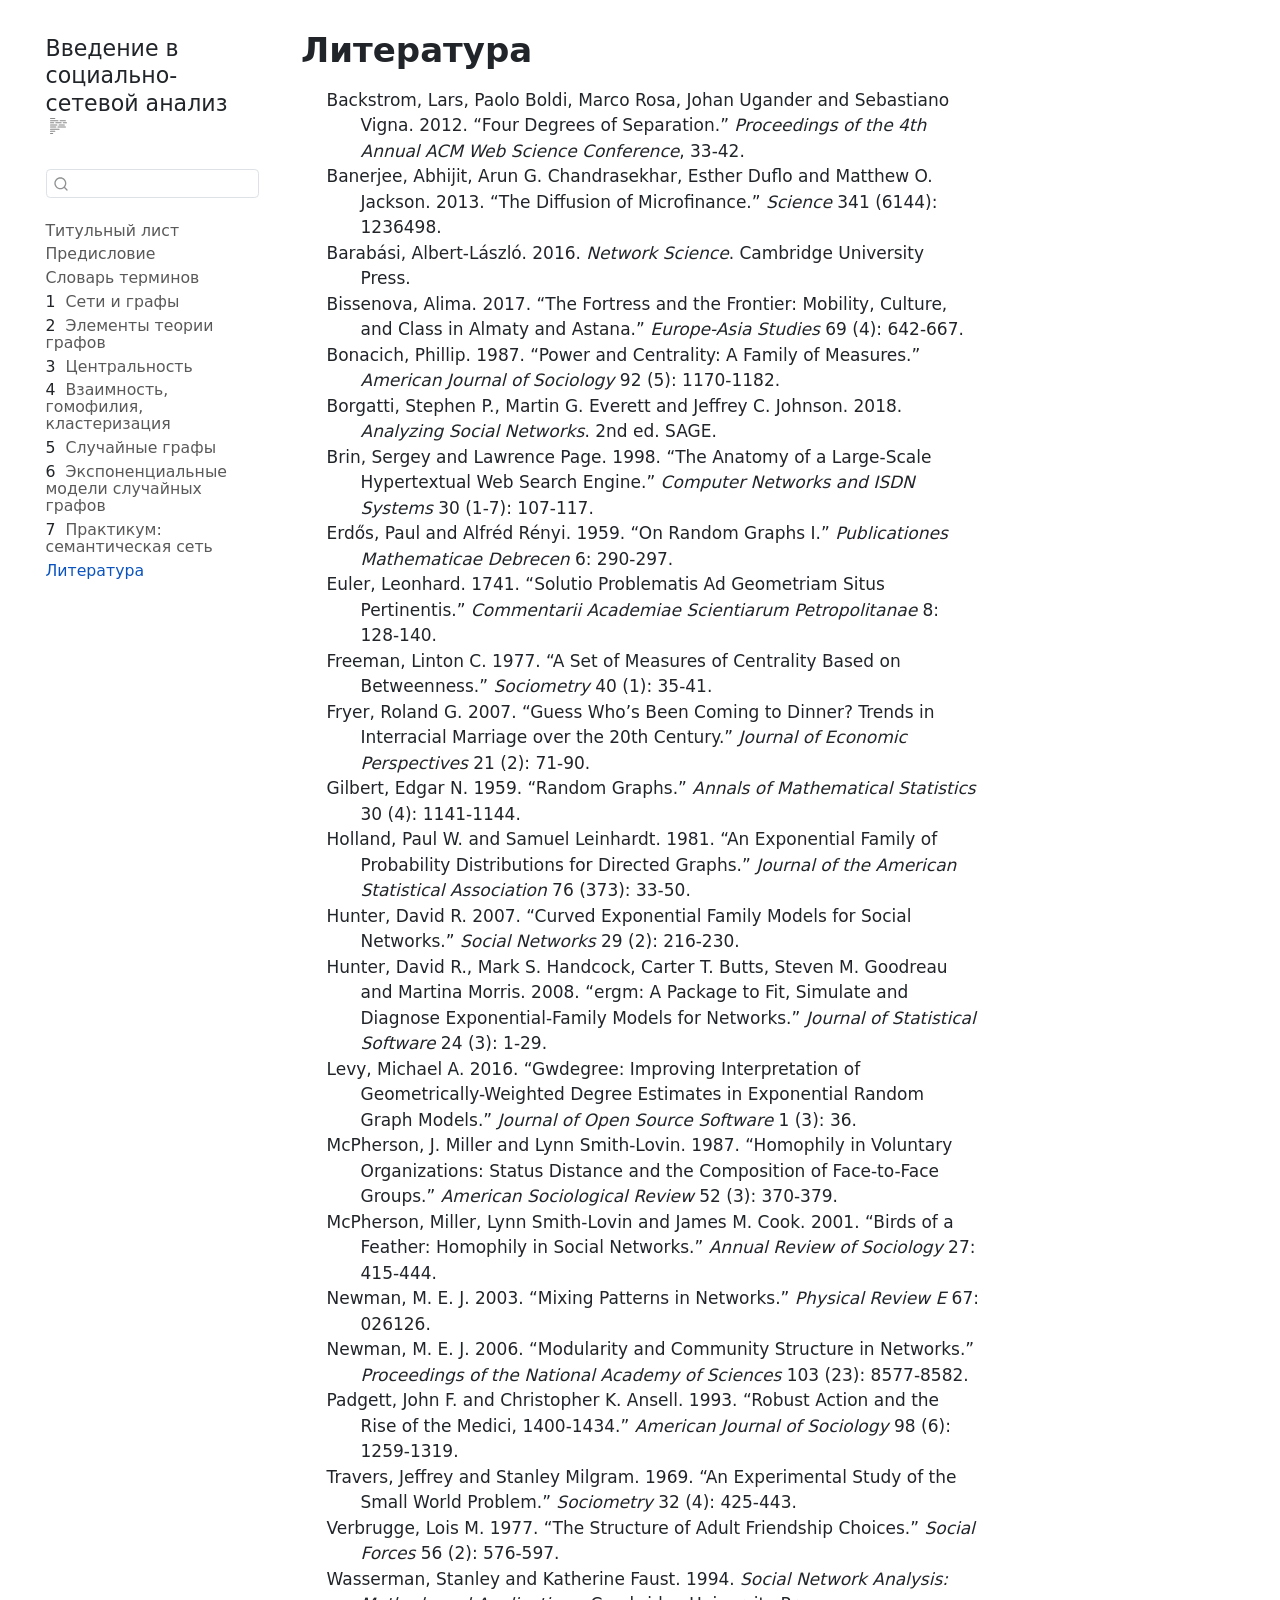
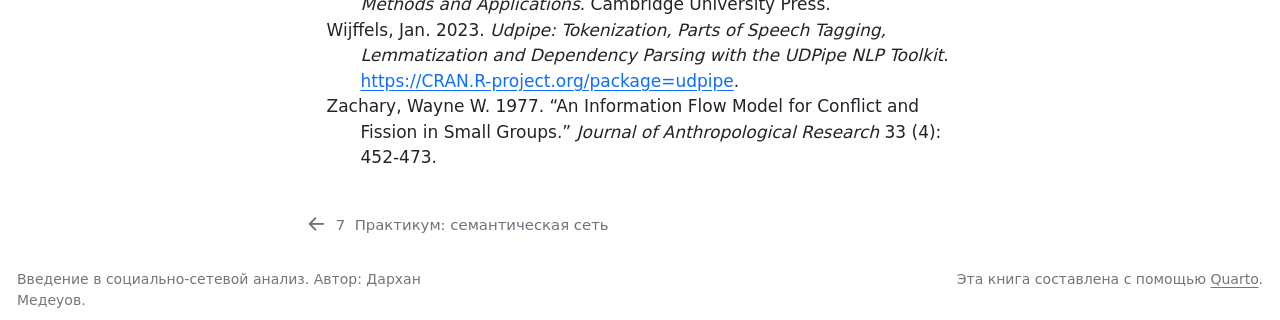
<file: references.html>
<!DOCTYPE html>
<html xmlns="http://www.w3.org/1999/xhtml" lang="ru" xml:lang="ru"><head>

<meta charset="utf-8">
<meta name="generator" content="quarto-1.10.18">

<meta name="viewport" content="width=device-width, initial-scale=1.0, user-scalable=yes">


<title>Литература: Введение в социально-сетевой анализ</title>
<style>
/* Default styles provided by pandoc.
** See https://pandoc.org/MANUAL.html#variables-for-html for config info.
*/
span.smallcaps{font-variant: small-caps;}
div.columns{display: flex; gap: 1.5em;}
div.column{flex: auto;}
@media screen {
div.columns{gap: min(4vw, 1.5em);}
div.column{overflow-x: auto;}
}
div.hanging-indent{margin-left: 1.5em; text-indent: -1.5em;}
ul.task-list{list-style: none;}
ul.task-list li input[type="checkbox"] {
  width: 0.8em;
  margin: 0 0.8em 0.2em -1em; /* quarto-specific, see https://github.com/quarto-dev/quarto-cli/issues/4556 */ 
  vertical-align: middle;
}
/* CSS for citations */
div.csl-bib-body { }
div.csl-entry {
  clear: both;
}
.hanging-indent div.csl-entry {
  margin-left:2em;
  text-indent:-2em;
}
div.csl-left-margin {
  min-width:2em;
  float:left;
}
div.csl-right-inline {
  margin-left:2em;
  padding-left:1em;
}
div.csl-indent {
  margin-left: 2em;
}</style>


<script src="site_libs/quarto-nav/quarto-nav.js"></script>
<script src="site_libs/quarto-nav/headroom.min.js"></script>
<script src="site_libs/clipboard/clipboard.min.js"></script>
<script src="site_libs/quarto-search/autocomplete.umd.js"></script>
<script src="site_libs/quarto-search/fuse.min.js"></script>
<script src="site_libs/quarto-search/quarto-search.js"></script>
<meta name="quarto:offset" content="./">
<link href="./07-semantic-networks.html" rel="prev">
<script src="site_libs/quarto-html/quarto.js" type="module"></script>
<script src="site_libs/quarto-html/tabsets/tabsets.js" type="module"></script>
<script src="site_libs/quarto-html/popper.min.js"></script>
<script src="site_libs/quarto-html/tippy.umd.min.js"></script>
<script src="site_libs/quarto-html/anchor.min.js"></script>
<link href="site_libs/quarto-html/tippy.css" rel="stylesheet">
<link href="site_libs/quarto-html/quarto-syntax-highlighting-64a204ab8560d761af7679ceaba22944.css" rel="stylesheet" id="quarto-text-highlighting-styles">
<script src="site_libs/bootstrap/bootstrap.min.js"></script>
<link href="site_libs/bootstrap/bootstrap-icons.css" rel="stylesheet">
<link href="site_libs/bootstrap/bootstrap-f2f553a25c8c443dad0d61a5c444ed52.min.css" rel="stylesheet" append-hash="true" id="quarto-bootstrap" data-mode="light">
<script id="quarto-search-options" type="application/json">{
  "location": "sidebar",
  "copy-button": false,
  "collapse-after": 3,
  "panel-placement": "start",
  "type": "textbox",
  "limit": 50,
  "keyboard-shortcut": [
    "f",
    "/",
    "s"
  ],
  "show-item-context": false,
  "language": {
    "search-no-results-text": "Поиск не дал результатов",
    "search-matching-documents-text": "Результаты поиска",
    "search-copy-link-title": "Скопировать ссылку",
    "search-hide-matches-text": "Скрыть дополнительные результаты",
    "search-more-match-text": "дополнительный результат в этом документе",
    "search-more-matches-text": "дополнительных результата(-ов) в этом документе",
    "search-clear-button-title": "Очистить",
    "search-text-placeholder": "",
    "search-detached-cancel-button-title": "Отменить",
    "search-submit-button-title": "Найти",
    "search-label": "Поиск"
  }
}</script>


<link rel="stylesheet" href="styles.css">
</head>

<body class="nav-sidebar floating quarto-light">

<div id="quarto-search-results"></div>
  <header id="quarto-header" class="headroom fixed-top">
  <nav class="quarto-secondary-nav">
    <div class="container-fluid d-flex">
      <button type="button" class="quarto-btn-toggle btn" data-bs-toggle="collapse" role="button" data-bs-target=".quarto-sidebar-collapse-item" aria-controls="quarto-sidebar" aria-expanded="false" aria-label="Переключить боковую панель навигации" onclick="if (window.quartoToggleHeadroom) { window.quartoToggleHeadroom(); }">
        <i class="bi bi-layout-text-sidebar-reverse"></i>
      </button>
        <nav class="quarto-page-breadcrumbs" aria-label="breadcrumb"><ol class="breadcrumb"><li class="breadcrumb-item"><a href="./references.html">Литература</a></li></ol></nav>
        <a class="flex-grow-1" role="navigation" data-bs-toggle="collapse" data-bs-target=".quarto-sidebar-collapse-item" aria-controls="quarto-sidebar" aria-expanded="false" aria-label="Переключить боковую панель навигации" onclick="if (window.quartoToggleHeadroom) { window.quartoToggleHeadroom(); }">      
        </a>
      <button type="button" class="btn quarto-search-button" aria-label="Поиск" onclick="window.quartoOpenSearch();">
        <i class="bi bi-search"></i>
      </button>
    </div>
  </nav>
</header>
<!-- content -->
<div id="quarto-content" class="quarto-container page-columns page-rows-contents page-layout-article">
<!-- sidebar -->
  <nav id="quarto-sidebar" class="sidebar collapse collapse-horizontal quarto-sidebar-collapse-item sidebar-navigation floating overflow-auto">
    <div class="pt-lg-2 mt-2 text-left sidebar-header">
    <div class="sidebar-title mb-0 py-0">
      <a href="./">Введение в социально-сетевой анализ</a> 
        <div class="sidebar-tools-main">
  <a href="" class="quarto-reader-toggle quarto-navigation-tool px-1" onclick="window.quartoToggleReader(); return false;" title="Переключить режим чтения">
  <div class="quarto-reader-toggle-btn">
  <i class="bi"></i>
  </div>
</a>
</div>
    </div>
      </div>
        <div class="mt-2 flex-shrink-0 align-items-center">
        <div class="sidebar-search">
        <div id="quarto-search" class="" title="Поиск"></div>
        </div>
        </div>
    <div class="sidebar-menu-container"> 
    <ul class="list-unstyled mt-1">
        <li class="sidebar-item">
  <div class="sidebar-item-container"> 
  <a href="./index.html" class="sidebar-item-text sidebar-link">
 <span class="menu-text">Титульный лист</span></a>
  </div>
</li>
        <li class="sidebar-item">
  <div class="sidebar-item-container"> 
  <a href="./preface.html" class="sidebar-item-text sidebar-link">
 <span class="menu-text">Предисловие</span></a>
  </div>
</li>
        <li class="sidebar-item">
  <div class="sidebar-item-container"> 
  <a href="./glossary.html" class="sidebar-item-text sidebar-link">
 <span class="menu-text">Словарь терминов</span></a>
  </div>
</li>
        <li class="sidebar-item">
  <div class="sidebar-item-container"> 
  <a href="./01-networks.html" class="sidebar-item-text sidebar-link">
 <span class="menu-text"><span class="chapter-number">1</span>&nbsp; <span class="chapter-title">Сети и графы</span></span></a>
  </div>
</li>
        <li class="sidebar-item">
  <div class="sidebar-item-container"> 
  <a href="./02-graph-theory.html" class="sidebar-item-text sidebar-link">
 <span class="menu-text"><span class="chapter-number">2</span>&nbsp; <span class="chapter-title">Элементы теории графов</span></span></a>
  </div>
</li>
        <li class="sidebar-item">
  <div class="sidebar-item-container"> 
  <a href="./03-centrality.html" class="sidebar-item-text sidebar-link">
 <span class="menu-text"><span class="chapter-number">3</span>&nbsp; <span class="chapter-title">Центральность</span></span></a>
  </div>
</li>
        <li class="sidebar-item">
  <div class="sidebar-item-container"> 
  <a href="./04-ties-and-groups.html" class="sidebar-item-text sidebar-link">
 <span class="menu-text"><span class="chapter-number">4</span>&nbsp; <span class="chapter-title">Взаимность, гомофилия, кластеризация</span></span></a>
  </div>
</li>
        <li class="sidebar-item">
  <div class="sidebar-item-container"> 
  <a href="./05-random-graphs.html" class="sidebar-item-text sidebar-link">
 <span class="menu-text"><span class="chapter-number">5</span>&nbsp; <span class="chapter-title">Случайные графы</span></span></a>
  </div>
</li>
        <li class="sidebar-item">
  <div class="sidebar-item-container"> 
  <a href="./06-ergm.html" class="sidebar-item-text sidebar-link">
 <span class="menu-text"><span class="chapter-number">6</span>&nbsp; <span class="chapter-title">Экспоненциальные модели случайных графов</span></span></a>
  </div>
</li>
        <li class="sidebar-item">
  <div class="sidebar-item-container"> 
  <a href="./07-semantic-networks.html" class="sidebar-item-text sidebar-link">
 <span class="menu-text"><span class="chapter-number">7</span>&nbsp; <span class="chapter-title">Практикум: семантическая сеть</span></span></a>
  </div>
</li>
        <li class="sidebar-item">
  <div class="sidebar-item-container"> 
  <a href="./references.html" class="sidebar-item-text sidebar-link active">
 <span class="menu-text">Литература</span></a>
  </div>
</li>
    </ul>
    </div>
</nav>
<div id="quarto-sidebar-glass" class="quarto-sidebar-collapse-item" data-bs-toggle="collapse" data-bs-target=".quarto-sidebar-collapse-item"></div>
<!-- margin-sidebar -->
    <div id="quarto-margin-sidebar" class="sidebar margin-sidebar zindex-bottom">
        
    </div>
<!-- main -->
<main class="content" id="quarto-document-content">

<header id="title-block-header" class="quarto-title-block default">
<div class="quarto-title">
<h1 class="title">Литература</h1>
</div>



<div class="quarto-title-meta">

    
  
    
  </div>
  


</header>


<div id="refs" class="references csl-bib-body hanging-indent" role="list">
<div id="ref-backstrom2012" class="csl-entry" role="listitem">
Backstrom, Lars, Paolo Boldi, Marco Rosa, Johan Ugander and Sebastiano
Vigna. 2012. <span>“Four Degrees of Separation.”</span> <em>Proceedings
of the 4th Annual ACM Web Science Conference</em>, 33‑42.
</div>
<div id="ref-banerjee2013" class="csl-entry" role="listitem">
Banerjee, Abhijit, Arun G. Chandrasekhar, Esther Duflo and Matthew O.
Jackson. 2013. <span>“The Diffusion of Microfinance.”</span>
<em>Science</em> 341 (6144): 1236498.
</div>
<div id="ref-barabasi2016" class="csl-entry" role="listitem">
Barabási, Albert-László. 2016. <em>Network Science</em>. Cambridge
University Press.
</div>
<div id="ref-bissenova2017" class="csl-entry" role="listitem">
Bissenova, Alima. 2017. <span>“The Fortress and the Frontier: Mobility,
Culture, and Class in <span>Almaty</span> and
<span>Astana</span>.”</span> <em>Europe-Asia Studies</em> 69 (4):
642‑667.
</div>
<div id="ref-bonacich1987" class="csl-entry" role="listitem">
Bonacich, Phillip. 1987. <span>“Power and Centrality: A Family of
Measures.”</span> <em>American Journal of Sociology</em> 92 (5):
1170‑1182.
</div>
<div id="ref-borgatti2018" class="csl-entry" role="listitem">
Borgatti, Stephen P., Martin G. Everett and Jeffrey C. Johnson. 2018.
<em>Analyzing Social Networks</em>. 2nd ed. SAGE.
</div>
<div id="ref-brin1998" class="csl-entry" role="listitem">
Brin, Sergey and Lawrence Page. 1998. <span>“The Anatomy of a
Large-Scale Hypertextual Web Search Engine.”</span> <em>Computer
Networks and ISDN Systems</em> 30 (1-7): 107‑117.
</div>
<div id="ref-erdos1959" class="csl-entry" role="listitem">
Erdős, Paul and Alfréd Rényi. 1959. <span>“On Random Graphs
<span>I</span>.”</span> <em>Publicationes Mathematicae Debrecen</em> 6:
290‑297.
</div>
<div id="ref-euler1741" class="csl-entry" role="listitem">
Euler, Leonhard. 1741. <span>“Solutio Problematis Ad Geometriam Situs
Pertinentis.”</span> <em>Commentarii Academiae Scientiarum
Petropolitanae</em> 8: 128‑140.
</div>
<div id="ref-freeman1977" class="csl-entry" role="listitem">
Freeman, Linton C. 1977. <span>“A Set of Measures of Centrality Based on
Betweenness.”</span> <em>Sociometry</em> 40 (1): 35‑41.
</div>
<div id="ref-fryer2007" class="csl-entry" role="listitem">
Fryer, Roland G. 2007. <span>“Guess Who’s Been Coming to Dinner? Trends
in Interracial Marriage over the 20th Century.”</span> <em>Journal of
Economic Perspectives</em> 21 (2): 71‑90.
</div>
<div id="ref-gilbert1959" class="csl-entry" role="listitem">
Gilbert, Edgar N. 1959. <span>“Random Graphs.”</span> <em>Annals of
Mathematical Statistics</em> 30 (4): 1141‑1144.
</div>
<div id="ref-holland1981" class="csl-entry" role="listitem">
Holland, Paul W. and Samuel Leinhardt. 1981. <span>“An Exponential
Family of Probability Distributions for Directed Graphs.”</span>
<em>Journal of the American Statistical Association</em> 76 (373):
33‑50.
</div>
<div id="ref-hunter2007" class="csl-entry" role="listitem">
Hunter, David R. 2007. <span>“Curved Exponential Family Models for
Social Networks.”</span> <em>Social Networks</em> 29 (2): 216‑230.
</div>
<div id="ref-hunter2008" class="csl-entry" role="listitem">
Hunter, David R., Mark S. Handcock, Carter T. Butts, Steven M. Goodreau
and Martina Morris. 2008. <span>“<span class="nocase">ergm</span>: A
Package to Fit, Simulate and Diagnose Exponential-Family Models for
Networks.”</span> <em>Journal of Statistical Software</em> 24 (3): 1‑29.
</div>
<div id="ref-levy2016" class="csl-entry" role="listitem">
Levy, Michael A. 2016. <span>“Gwdegree: Improving Interpretation of
Geometrically-Weighted Degree Estimates in Exponential Random Graph
Models.”</span> <em>Journal of Open Source Software</em> 1 (3): 36.
</div>
<div id="ref-mcpherson1987" class="csl-entry" role="listitem">
McPherson, J. Miller and Lynn Smith-Lovin. 1987. <span>“Homophily in
Voluntary Organizations: Status Distance and the Composition of
Face-to-Face Groups.”</span> <em>American Sociological Review</em> 52
(3): 370‑379.
</div>
<div id="ref-mcpherson2001" class="csl-entry" role="listitem">
McPherson, Miller, Lynn Smith-Lovin and James M. Cook. 2001.
<span>“Birds of a Feather: Homophily in Social Networks.”</span>
<em>Annual Review of Sociology</em> 27: 415‑444.
</div>
<div id="ref-newman2003" class="csl-entry" role="listitem">
Newman, M. E. J. 2003. <span>“Mixing Patterns in Networks.”</span>
<em>Physical Review E</em> 67: 026126.
</div>
<div id="ref-newman2006" class="csl-entry" role="listitem">
Newman, M. E. J. 2006. <span>“Modularity and Community Structure in
Networks.”</span> <em>Proceedings of the National Academy of
Sciences</em> 103 (23): 8577‑8582.
</div>
<div id="ref-padgett1993" class="csl-entry" role="listitem">
Padgett, John F. and Christopher K. Ansell. 1993. <span>“Robust Action
and the Rise of the <span>Medici</span>, 1400-1434.”</span> <em>American
Journal of Sociology</em> 98 (6): 1259‑1319.
</div>
<div id="ref-travers1969" class="csl-entry" role="listitem">
Travers, Jeffrey and Stanley Milgram. 1969. <span>“An Experimental Study
of the Small World Problem.”</span> <em>Sociometry</em> 32 (4): 425‑443.
</div>
<div id="ref-verbrugge1977" class="csl-entry" role="listitem">
Verbrugge, Lois M. 1977. <span>“The Structure of Adult Friendship
Choices.”</span> <em>Social Forces</em> 56 (2): 576‑597.
</div>
<div id="ref-wasserman1994" class="csl-entry" role="listitem">
Wasserman, Stanley and Katherine Faust. 1994. <em>Social Network
Analysis: Methods and Applications</em>. Cambridge University Press.
</div>
<div id="ref-wijffels2023" class="csl-entry" role="listitem">
Wijffels, Jan. 2023. <em>Udpipe: Tokenization, Parts of Speech Tagging,
Lemmatization and Dependency Parsing with the UDPipe NLP Toolkit</em>.
<a href="https://CRAN.R-project.org/package=udpipe">https://CRAN.R-project.org/package=udpipe</a>.
</div>
<div id="ref-zachary1977" class="csl-entry" role="listitem">
Zachary, Wayne W. 1977. <span>“An Information Flow Model for Conflict
and Fission in Small Groups.”</span> <em>Journal of Anthropological
Research</em> 33 (4): 452‑473.
</div>
</div>



</main> <!-- /main -->
<script id="quarto-html-after-body" type="application/javascript">
  window.document.addEventListener("DOMContentLoaded", function (event) {
    const icon = "";
    const anchorJS = new window.AnchorJS();
    anchorJS.options = {
      placement: 'right',
      icon: icon
    };
    anchorJS.add('.anchored');
    const isCodeAnnotation = (el) => {
      for (const clz of el.classList) {
        if (clz.startsWith('code-annotation-')) {                     
          return true;
        }
      }
      return false;
    }
    const onCopySuccess = function(e) {
      // button target
      const button = e.trigger;
      // don't keep focus
      button.blur();
      // flash "checked"
      button.classList.add('code-copy-button-checked');
      var currentTitle = button.getAttribute("title");
      button.setAttribute("title", "Скопировано");
      let tooltip;
      if (window.bootstrap) {
        button.setAttribute("data-bs-toggle", "tooltip");
        button.setAttribute("data-bs-placement", "left");
        button.setAttribute("data-bs-title", "Скопировано");
        tooltip = new bootstrap.Tooltip(button, 
          { trigger: "manual", 
            customClass: "code-copy-button-tooltip",
            offset: [0, -8]});
        tooltip.show();    
      }
      setTimeout(function() {
        if (tooltip) {
          tooltip.hide();
          button.removeAttribute("data-bs-title");
          button.removeAttribute("data-bs-toggle");
          button.removeAttribute("data-bs-placement");
        }
        button.setAttribute("title", currentTitle);
        button.classList.remove('code-copy-button-checked');
      }, 1000);
      // clear code selection
      e.clearSelection();
    }
    const getTextToCopy = function(trigger) {
      const outerScaffold = trigger.parentElement.cloneNode(true);
      const codeEl = outerScaffold.querySelector('code');
      for (const childEl of codeEl.children) {
        if (isCodeAnnotation(childEl)) {
          childEl.remove();
        }
      }
      return codeEl.innerText;
    }
    const clipboard = new window.ClipboardJS('.code-copy-button:not([data-in-quarto-modal])', {
      text: getTextToCopy
    });
    clipboard.on('success', onCopySuccess);
    if (window.document.getElementById('quarto-embedded-source-code-modal')) {
      const clipboardModal = new window.ClipboardJS('.code-copy-button[data-in-quarto-modal]', {
        text: getTextToCopy,
        container: window.document.getElementById('quarto-embedded-source-code-modal')
      });
      clipboardModal.on('success', onCopySuccess);
    }
      var localhostRegex = new RegExp(/^(?:http|https):\/\/localhost\:?[0-9]*\//);
      var mailtoRegex = new RegExp(/^mailto:/);
        var filterRegex = new RegExp('/' + window.location.host + '/');
      var isInternal = (href) => {
          return filterRegex.test(href) || localhostRegex.test(href) || mailtoRegex.test(href);
      }
      // Inspect non-navigation links and adorn them if external
     var links = window.document.querySelectorAll('a[href]:not(.nav-link):not(.navbar-brand):not(.toc-action):not(.sidebar-link):not(.sidebar-item-toggle):not(.pagination-link):not(.no-external):not([aria-hidden]):not(.dropdown-item):not(.quarto-navigation-tool):not(.about-link)');
      for (var i=0; i<links.length; i++) {
        const link = links[i];
        if (!isInternal(link.href)) {
          // undo the damage that might have been done by quarto-nav.js in the case of
          // links that we want to consider external
          if (link.dataset.originalHref !== undefined) {
            link.href = link.dataset.originalHref;
          }
        }
      }
    function tippyHover(el, contentFn, onTriggerFn, onUntriggerFn) {
      const config = {
        allowHTML: true,
        maxWidth: 500,
        delay: 100,
        arrow: false,
        appendTo: function(el) {
            return el.parentElement;
        },
        interactive: true,
        interactiveBorder: 10,
        theme: 'quarto',
        placement: 'bottom-start',
      };
      if (contentFn) {
        config.content = contentFn;
      }
      if (onTriggerFn) {
        config.onTrigger = onTriggerFn;
      }
      if (onUntriggerFn) {
        config.onUntrigger = onUntriggerFn;
      }
      window.tippy(el, config); 
    }
        let selectedAnnoteEl;
        const selectorForAnnotation = ( cell, annotation) => {
          let cellAttr = 'data-code-cell="' + cell + '"';
          let lineAttr = 'data-code-annotation="' +  annotation + '"';
          const selector = 'span[' + cellAttr + '][' + lineAttr + ']';
          return selector;
        }
        const selectCodeLines = (annoteEl) => {
          const doc = window.document;
          const targetCell = annoteEl.getAttribute("data-target-cell");
          const targetAnnotation = annoteEl.getAttribute("data-target-annotation");
          const annoteSpan = window.document.querySelector(selectorForAnnotation(targetCell, targetAnnotation));
          const lines = annoteSpan.getAttribute("data-code-lines").split(",");
          const lineIds = lines.map((line) => {
            return targetCell + "-" + line;
          })
          let top = null;
          let height = null;
          let parent = null;
          if (lineIds.length > 0) {
              //compute the position of the single el (top and bottom and make a div)
              const el = window.document.getElementById(lineIds[0]);
              top = el.offsetTop;
              height = el.offsetHeight;
              parent = el.parentElement.parentElement;
            if (lineIds.length > 1) {
              const lastEl = window.document.getElementById(lineIds[lineIds.length - 1]);
              const bottom = lastEl.offsetTop + lastEl.offsetHeight;
              height = bottom - top;
            }
            if (top !== null && height !== null && parent !== null) {
              // cook up a div (if necessary) and position it 
              let div = window.document.getElementById("code-annotation-line-highlight");
              if (div === null) {
                div = window.document.createElement("div");
                div.setAttribute("id", "code-annotation-line-highlight");
                div.style.position = 'absolute';
                parent.appendChild(div);
              }
              div.style.top = top - 2 + "px";
              div.style.height = height + 4 + "px";
              div.style.left = 0;
              let gutterDiv = window.document.getElementById("code-annotation-line-highlight-gutter");
              if (gutterDiv === null) {
                gutterDiv = window.document.createElement("div");
                gutterDiv.setAttribute("id", "code-annotation-line-highlight-gutter");
                gutterDiv.style.position = 'absolute';
                const codeCell = window.document.getElementById(targetCell);
                const gutter = codeCell.querySelector('.code-annotation-gutter');
                gutter.appendChild(gutterDiv);
              }
              gutterDiv.style.top = top - 2 + "px";
              gutterDiv.style.height = height + 4 + "px";
            }
            selectedAnnoteEl = annoteEl;
          }
        };
        const unselectCodeLines = () => {
          const elementsIds = ["code-annotation-line-highlight", "code-annotation-line-highlight-gutter"];
          elementsIds.forEach((elId) => {
            const div = window.document.getElementById(elId);
            if (div) {
              div.remove();
            }
          });
          selectedAnnoteEl = undefined;
        };
          // Handle positioning of the toggle
      window.addEventListener(
        "resize",
        throttle(() => {
          elRect = undefined;
          if (selectedAnnoteEl) {
            selectCodeLines(selectedAnnoteEl);
          }
        }, 10)
      );
      function throttle(fn, ms) {
      let throttle = false;
      let timer;
        return (...args) => {
          if(!throttle) { // first call gets through
              fn.apply(this, args);
              throttle = true;
          } else { // all the others get throttled
              if(timer) clearTimeout(timer); // cancel #2
              timer = setTimeout(() => {
                fn.apply(this, args);
                timer = throttle = false;
              }, ms);
          }
        };
      }
        // Attach click handler to the DT
        const annoteDls = window.document.querySelectorAll('dt[data-target-cell]');
        for (const annoteDlNode of annoteDls) {
          annoteDlNode.addEventListener('click', (event) => {
            const clickedEl = event.target;
            if (clickedEl !== selectedAnnoteEl) {
              unselectCodeLines();
              const activeEl = window.document.querySelector('dt[data-target-cell].code-annotation-active');
              if (activeEl) {
                activeEl.classList.remove('code-annotation-active');
              }
              selectCodeLines(clickedEl);
              clickedEl.classList.add('code-annotation-active');
            } else {
              // Unselect the line
              unselectCodeLines();
              clickedEl.classList.remove('code-annotation-active');
            }
          });
        }
  });
  </script>
<nav class="page-navigation">
  <div class="nav-page nav-page-previous">
      <a href="./07-semantic-networks.html" class="pagination-link" aria-label="Практикум: семантическая сеть">
        <i class="bi bi-arrow-left-short"></i> <span class="nav-page-text"><span class="chapter-number">7</span>&nbsp; <span class="chapter-title">Практикум: семантическая сеть</span></span>
      </a>          
  </div>
  <div class="nav-page nav-page-next">
  </div>
</nav>
</div> <!-- /content -->
<footer class="footer">
  <div class="nav-footer">
    <div class="nav-footer-left">
<p>Введение в социально-сетевой анализ. Автор: Дархан Медеуов.</p>
</div>   
    <div class="nav-footer-center">
      &nbsp;
    </div>
    <div class="nav-footer-right">
<p>Эта книга составлена с помощью <a href="https://quarto.org/">Quarto</a>.</p>
</div>
  </div>
</footer>




</body></html>
</file>
<file: site_libs/quarto-html/tippy.css>
.tippy-box[data-animation=fade][data-state=hidden]{opacity:0}[data-tippy-root]{max-width:calc(100vw - 10px)}.tippy-box{position:relative;background-color:#333;color:#fff;border-radius:4px;font-size:14px;line-height:1.4;white-space:normal;outline:0;transition-property:transform,visibility,opacity}.tippy-box[data-placement^=top]>.tippy-arrow{bottom:0}.tippy-box[data-placement^=top]>.tippy-arrow:before{bottom:-7px;left:0;border-width:8px 8px 0;border-top-color:initial;transform-origin:center top}.tippy-box[data-placement^=bottom]>.tippy-arrow{top:0}.tippy-box[data-placement^=bottom]>.tippy-arrow:before{top:-7px;left:0;border-width:0 8px 8px;border-bottom-color:initial;transform-origin:center bottom}.tippy-box[data-placement^=left]>.tippy-arrow{right:0}.tippy-box[data-placement^=left]>.tippy-arrow:before{border-width:8px 0 8px 8px;border-left-color:initial;right:-7px;transform-origin:center left}.tippy-box[data-placement^=right]>.tippy-arrow{left:0}.tippy-box[data-placement^=right]>.tippy-arrow:before{left:-7px;border-width:8px 8px 8px 0;border-right-color:initial;transform-origin:center right}.tippy-box[data-inertia][data-state=visible]{transition-timing-function:cubic-bezier(.54,1.5,.38,1.11)}.tippy-arrow{width:16px;height:16px;color:#333}.tippy-arrow:before{content:"";position:absolute;border-color:transparent;border-style:solid}.tippy-content{position:relative;padding:5px 9px;z-index:1}
</file>
<file: site_libs/quarto-html/quarto-syntax-highlighting-64a204ab8560d761af7679ceaba22944.css>
/* quarto syntax highlight colors */
:root {
  --quarto-hl-ot-color: #003B4F;
  --quarto-hl-at-color: #657422;
  --quarto-hl-ss-color: #20794D;
  --quarto-hl-an-color: #5E5E5E;
  --quarto-hl-fu-color: #4758AB;
  --quarto-hl-st-color: #20794D;
  --quarto-hl-cf-color: #003B4F;
  --quarto-hl-op-color: #5E5E5E;
  --quarto-hl-er-color: #AD0000;
  --quarto-hl-bn-color: #AD0000;
  --quarto-hl-al-color: #AD0000;
  --quarto-hl-va-color: #111111;
  --quarto-hl-bu-color: inherit;
  --quarto-hl-ex-color: inherit;
  --quarto-hl-pp-color: #AD0000;
  --quarto-hl-in-color: #5E5E5E;
  --quarto-hl-vs-color: #20794D;
  --quarto-hl-wa-color: #5E5E5E;
  --quarto-hl-do-color: #5E5E5E;
  --quarto-hl-im-color: #00769E;
  --quarto-hl-ch-color: #20794D;
  --quarto-hl-dt-color: #AD0000;
  --quarto-hl-fl-color: #AD0000;
  --quarto-hl-co-color: #5E5E5E;
  --quarto-hl-cv-color: #5E5E5E;
  --quarto-hl-cn-color: #8f5902;
  --quarto-hl-sc-color: #5E5E5E;
  --quarto-hl-dv-color: #AD0000;
  --quarto-hl-kw-color: #003B4F;
}

/* other quarto variables */
:root {
  --quarto-font-monospace: SFMono-Regular, Menlo, Monaco, Consolas, "Liberation Mono", "Courier New", monospace;
}

/* syntax highlight based on Pandoc's rules */
pre > code.sourceCode > span {
  color: #003B4F;
}

code.sourceCode > span {
  color: #003B4F;
}

div.sourceCode,
div.sourceCode pre.sourceCode {
  color: #003B4F;
}

/* Normal */
code span {
  color: #003B4F;
}

/* Alert */
code span.al {
  color: #AD0000;
  font-style: inherit;
}

/* Annotation */
code span.an {
  color: #5E5E5E;
  font-style: inherit;
}

/* Attribute */
code span.at {
  color: #657422;
  font-style: inherit;
}

/* BaseN */
code span.bn {
  color: #AD0000;
  font-style: inherit;
}

/* BuiltIn */
code span.bu {
  font-style: inherit;
}

/* ControlFlow */
code span.cf {
  color: #003B4F;
  font-weight: bold;
  font-style: inherit;
}

/* Char */
code span.ch {
  color: #20794D;
  font-style: inherit;
}

/* Constant */
code span.cn {
  color: #8f5902;
  font-style: inherit;
}

/* Comment */
code span.co {
  color: #5E5E5E;
  font-style: inherit;
}

/* CommentVar */
code span.cv {
  color: #5E5E5E;
  font-style: italic;
}

/* Documentation */
code span.do {
  color: #5E5E5E;
  font-style: italic;
}

/* DataType */
code span.dt {
  color: #AD0000;
  font-style: inherit;
}

/* DecVal */
code span.dv {
  color: #AD0000;
  font-style: inherit;
}

/* Error */
code span.er {
  color: #AD0000;
  font-style: inherit;
}

/* Extension */
code span.ex {
  font-style: inherit;
}

/* Float */
code span.fl {
  color: #AD0000;
  font-style: inherit;
}

/* Function */
code span.fu {
  color: #4758AB;
  font-style: inherit;
}

/* Import */
code span.im {
  color: #00769E;
  font-style: inherit;
}

/* Information */
code span.in {
  color: #5E5E5E;
  font-style: inherit;
}

/* Keyword */
code span.kw {
  color: #003B4F;
  font-weight: bold;
  font-style: inherit;
}

/* Operator */
code span.op {
  color: #5E5E5E;
  font-style: inherit;
}

/* Other */
code span.ot {
  color: #003B4F;
  font-style: inherit;
}

/* Preprocessor */
code span.pp {
  color: #AD0000;
  font-style: inherit;
}

/* SpecialChar */
code span.sc {
  color: #5E5E5E;
  font-style: inherit;
}

/* SpecialString */
code span.ss {
  color: #20794D;
  font-style: inherit;
}

/* String */
code span.st {
  color: #20794D;
  font-style: inherit;
}

/* Variable */
code span.va {
  color: #111111;
  font-style: inherit;
}

/* VerbatimString */
code span.vs {
  color: #20794D;
  font-style: inherit;
}

/* Warning */
code span.wa {
  color: #5E5E5E;
  font-style: italic;
}

.prevent-inlining {
  content: "</";
}

/*# sourceMappingURL=9d8d5bb603a83b8298b89080a598c93b.css.map */
</file>
<file: styles.css>
/* Переключатель языка внизу левого меню: отделён чертой от оглавления. */
.quarto-sidebar-footer {
  margin-top: 1.5rem;
  padding-top: 0.75rem;
  border-top: 1px solid #dee2e6;
}
.sidebar-lang-link {
  font-weight: 500;
}

/* Словарь терминов. Ширины колонок задаются явно (иначе длинные названия
   разделов в последней колонке сжимают определения). На узком экране таблица
   сохраняет те же пропорции и прокручивается внутри своего блока, страница
   при этом остаётся на месте. */
.glossary {
  overflow-x: auto;
}
.glossary table {
  table-layout: fixed;
  width: 100%;
  min-width: 740px;
}
.glossary td {
  hyphens: auto;
  overflow-wrap: break-word;
}
/* Quarto запрещает перенос внутри ссылок на разделы (white-space: nowrap),
   из-за чего длинные названия разделов вылезают из последней колонки. */
.glossary a.quarto-xref {
  white-space: normal;
}

/* Титульный лист (index.qmd). Служебный заголовок скрыт от глаз, но доступен
   экранным читалкам; сама секция с текстом остаётся видимой. */
.titul-page > h2 {
  position: absolute;
  width: 1px;
  height: 1px;
  overflow: hidden;
  clip: rect(0, 0, 0, 0);
  white-space: nowrap;
}
/* Выравнивание как в титульном листе редакции. */
.titul-center {
  text-align: center;
}
.titul-right {
  text-align: right;
}
</file>
